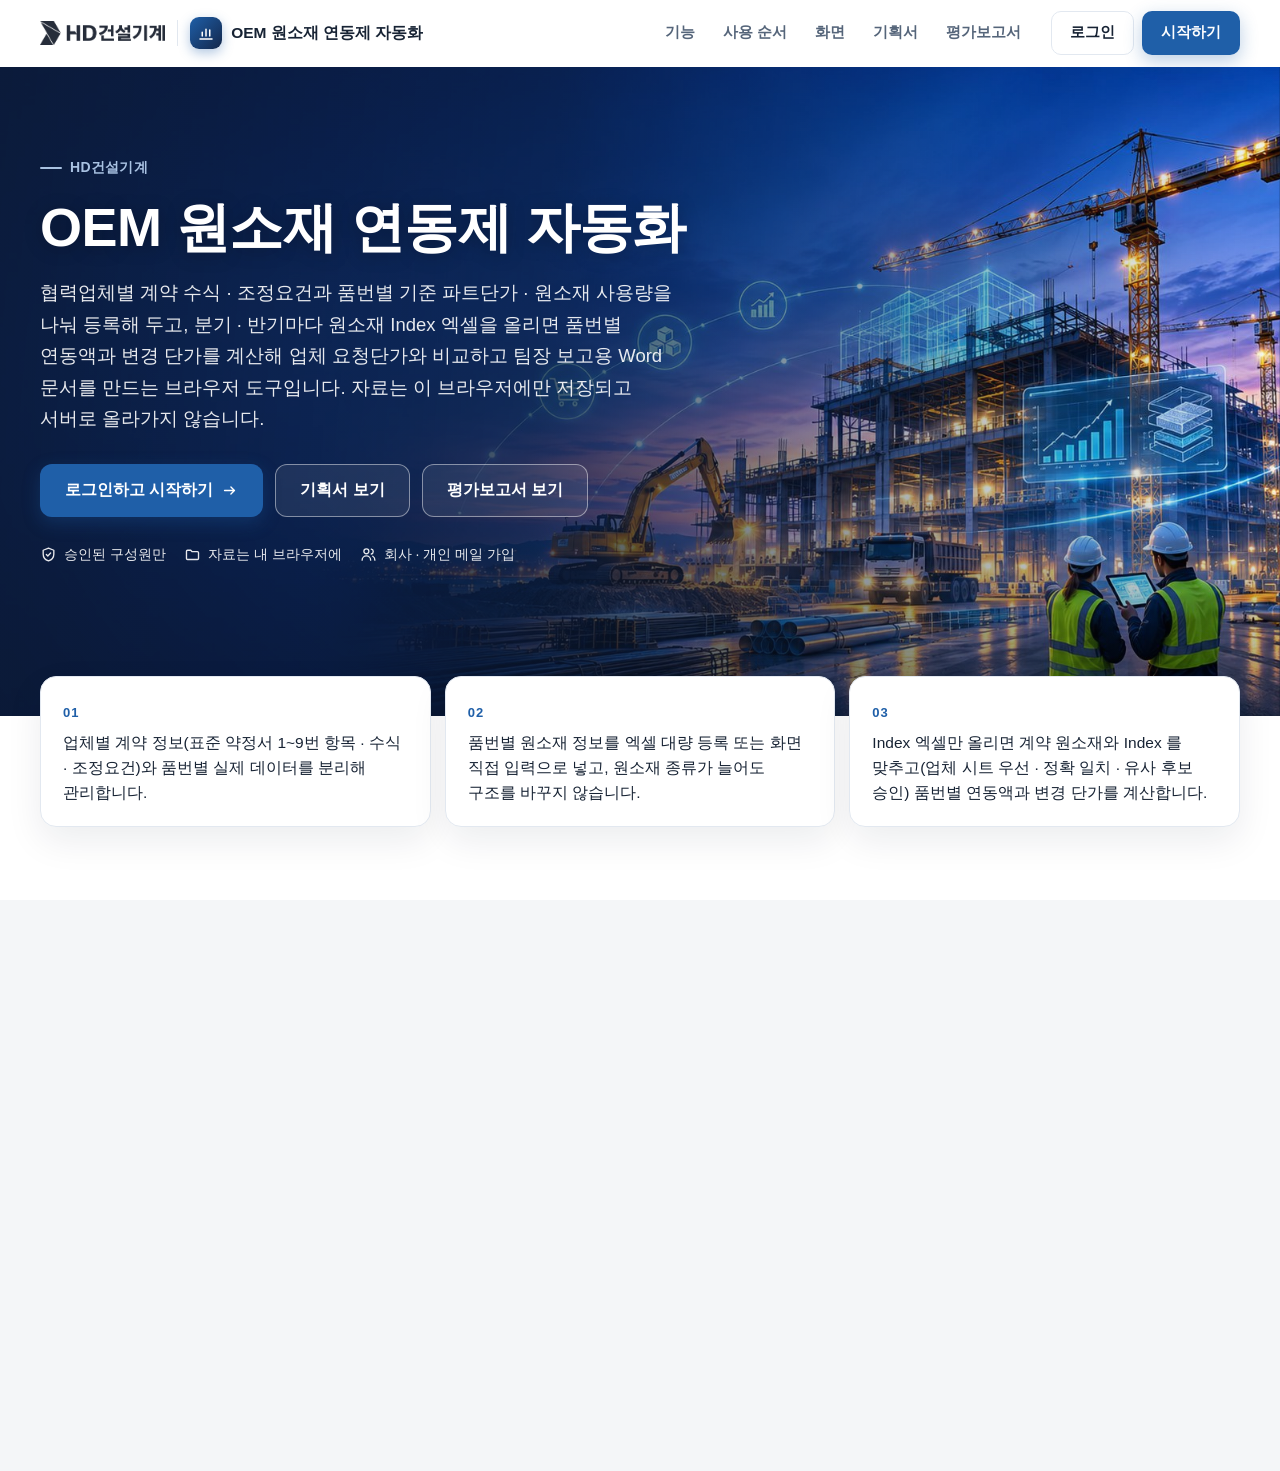
<file: index.html>
<!DOCTYPE html>
<html lang="ko">
<head>
<meta charset="UTF-8">
<meta name="viewport" content="width=device-width, initial-scale=1.0">
<title>OEM 원소재 연동제 자동화 — 계약 · 품번 · Index · 계산 · Word 보고</title>
<!-- seo-kit: 검색 · 공유 미리보기(주소를 옮기면 이 묶음의 주소를 내 주소로) -->
<link rel="canonical" href="https://build-2611-15.jobability.co.kr/">
<meta name="robots" content="index,follow">
<meta property="og:type" content="website">
<meta property="og:site_name" content="HD건설기계">
<meta property="og:title" content="HD건설기계 · OEM 원소재 연동제 자동화">
<meta property="og:description" content="협력업체별 계약 수식 · 조정요건과 품번별 기준 파트단가 · 원소재 사용량을 나눠 등록해 두고, 분기 · 반기마다 원소재 Index 엑셀을 올리면 품번별 연동액과 변경 단가를 계산해 업체 요청단가와 비교하고 팀장 보고용 Word 문서를 만드는 브라우저 도구입니다. 자료는 이 브라우저에만">
<meta property="og:url" content="https://build-2611-15.jobability.co.kr/">
<meta property="og:image" content="https://build-2611-15.jobability.co.kr/og-image.png?v=2">
<meta property="og:image:secure_url" content="https://build-2611-15.jobability.co.kr/og-image.png?v=2">
<meta property="og:image:type" content="image/png">
<meta property="og:image:width" content="1200">
<meta property="og:image:height" content="630">
<meta property="og:image:alt" content="OEM 원소재 연동제 자동화">
<meta property="og:locale" content="ko_KR">
<meta name="twitter:card" content="summary_large_image">
<meta name="twitter:title" content="HD건설기계 · OEM 원소재 연동제 자동화">
<meta name="twitter:description" content="협력업체별 계약 수식 · 조정요건과 품번별 기준 파트단가 · 원소재 사용량을 나눠 등록해 두고, 분기 · 반기마다 원소재 Index 엑셀을 올리면 품번별 연동액과 변경 단가를 계산해 업체 요청단가와 비교하고 팀장 보고용 Word 문서를 만드는 브라우저 도구입니다. 자료는 이 브라우저에만">
<meta name="twitter:image" content="https://build-2611-15.jobability.co.kr/og-image.png?v=2">
<!-- /seo-kit -->
<meta name="description" content="협력업체별 계약 수식 · 조정요건과 품번별 기준 파트단가 · 원소재 사용량을 나눠 등록해 두고, 분기 · 반기마다 원소재 Index 엑셀을 올리면 품번별 연동액과 변경 단가를 계산해 업체 요청단가와 비교하고 팀장 보고용 Word 문서를 만드는 브라우저 도구입니다. 자료는 이 브라우저에만 저장되고 서버로 올라가지 않습니다.">
<link rel="icon" href="favicon.svg" type="image/svg+xml">
<link rel="stylesheet" href="css/style.css">
<link rel="stylesheet" href="css/app.css">
<!-- auth-kit: 로그인 전에는 도구 화면을 감춘다(js/auth.js 가 판정 뒤 푼다) -->
<script>document.documentElement.classList.add('auth-lock')</script>
<link rel="stylesheet" href="css/auth.css?v=2026-11-13.13">
<link rel="stylesheet" href="css/board.css?v=2026-11-13.13">
<link rel="stylesheet" href="css/kit-build.css?v=2026-11-13.13">
<!-- /auth-kit -->
</head>
<body>

<nav class="topnav" aria-label="주요 메뉴">
  <div class="topnav-inner">
    <a class="topnav-brand" href="#/dash">원소재 연동제 자동화 <small>build-2611-15 · 기획 양재현</small></a>
    <ul class="topnav-links" id="nav">
      <li><a href="#/dash" data-v="dash">대시보드</a></li>
      <li><a href="#/vendors" data-v="vendors">업체 · 계약</a></li>
      <li><a href="#/parts" data-v="parts">품번 · 사용량</a></li>
      <li><a href="#/index" data-v="index">Index</a></li>
      <li><a href="#/calc" data-v="calc">연동제 계산</a></li>
      <li><a href="#/reports" data-v="reports">보고서 · 이력</a></li>
      <li><a href="guide.html">사용법</a></li>
      <li><a href="plan.html">기획서</a></li>
    </ul>
  </div>
</nav>

<header class="hero"><div class="wrap">
  <div class="eyebrow">생성형 AI 업무자동화 전문가과정 · 2차수 · 프로젝트 15</div>
  <h1>OEM 원소재 연동제 자동화</h1>
  <p>업체별 <b>계약 수식</b>과 품번별 <b>기준 파트단가 · 원소재 사용량</b>을 한 번 등록해 두면,
     분기 · 반기마다 <b>원소재 Index 엑셀</b>만 올려 품번별 연동액과 변경 단가를 계산하고
     업체 요청단가와 비교해 <b>팀장 보고용 Word 문서</b>까지 만듭니다.</p>
</div></header>

<main><div class="wrap">
  <div id="toast" class="toast" hidden></div>
  <div id="view"><section class="card" id="boot"><b>불러오는 중입니다</b><p class="sub">저장해 둔 업체 · 계약 · 품번 정보를 이 브라우저에서 읽고 있습니다.</p></section></div>
  <input type="file" id="fileany" hidden>
</div></main>

<footer><div class="wrap">
  생성형 AI 업무자동화 전문가과정 2차수 · 프로젝트 15 · 기획 양재현 ·
  자료는 이 브라우저(IndexedDB)에만 저장되고 서버로 올라가지 않습니다 · 예제 데이터는 실제 사내 데이터가 아닙니다.
</div></footer>

<script src="lib/xlsx.full.min.js"></script>
<script src="lib/mammoth.browser.min.js"></script>
<script src="lib/pizzip.min.js"></script>
<script src="lib/docxtemplater.min.js"></script>
<script src="js/costidx.js"></script>
<script src="js/linkage.js"></script>
<script src="js/template.js"></script>
<script src="js/app.js"></script>
<!-- auth-kit: 로그인 · 사용 신청 · 승인 · 게시판(키트 정본 data10-00/kit/auth, 적용 build-2611-00/tools/kit) -->
<script src="vendor/supabase.js?v=2026-11-13.13"></script>
<script src="js/auth-config.js?v=2026-11-13.13"></script>
<script src="js/kit-build.js?v=2026-11-13.13"></script>
<script src="js/board.js?v=2026-11-13.13"></script>
<script src="js/auth.js?v=2026-11-13.13"></script>
<!-- /auth-kit -->
</body>
</html>
</file>
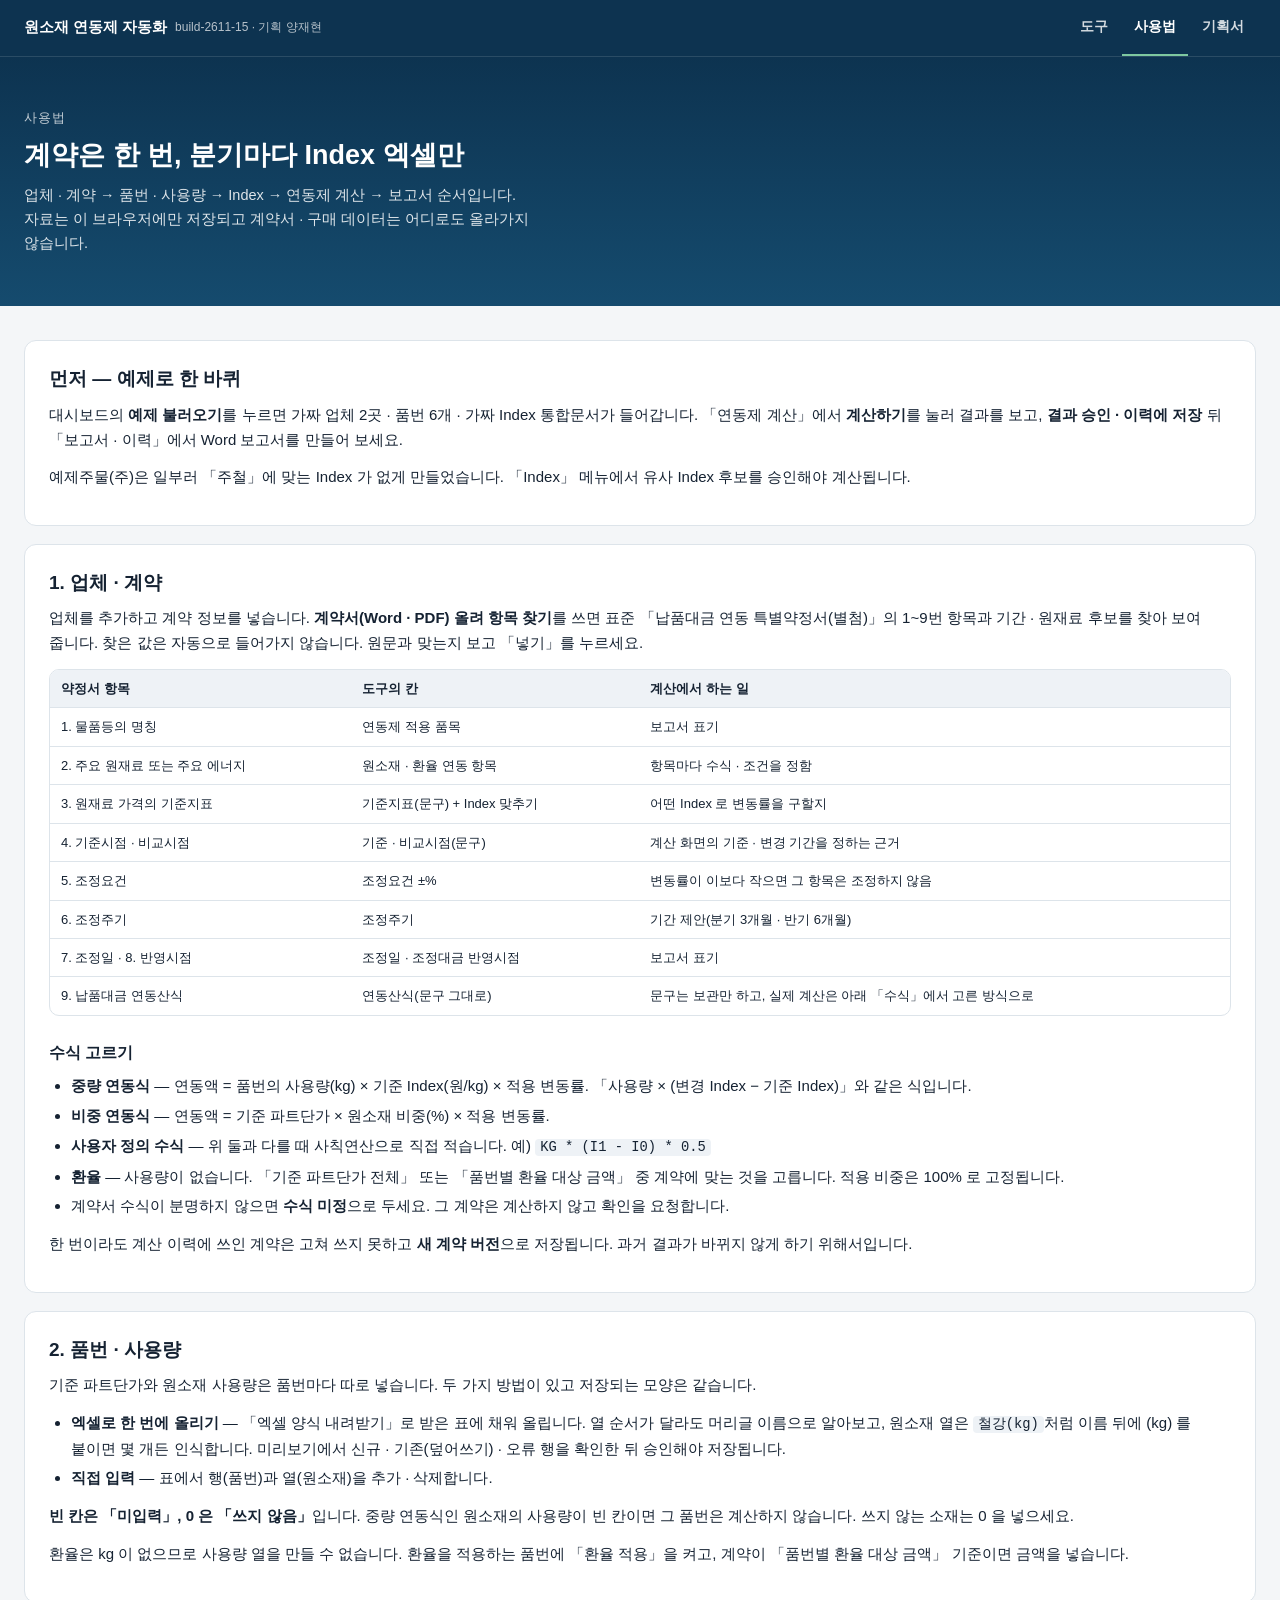
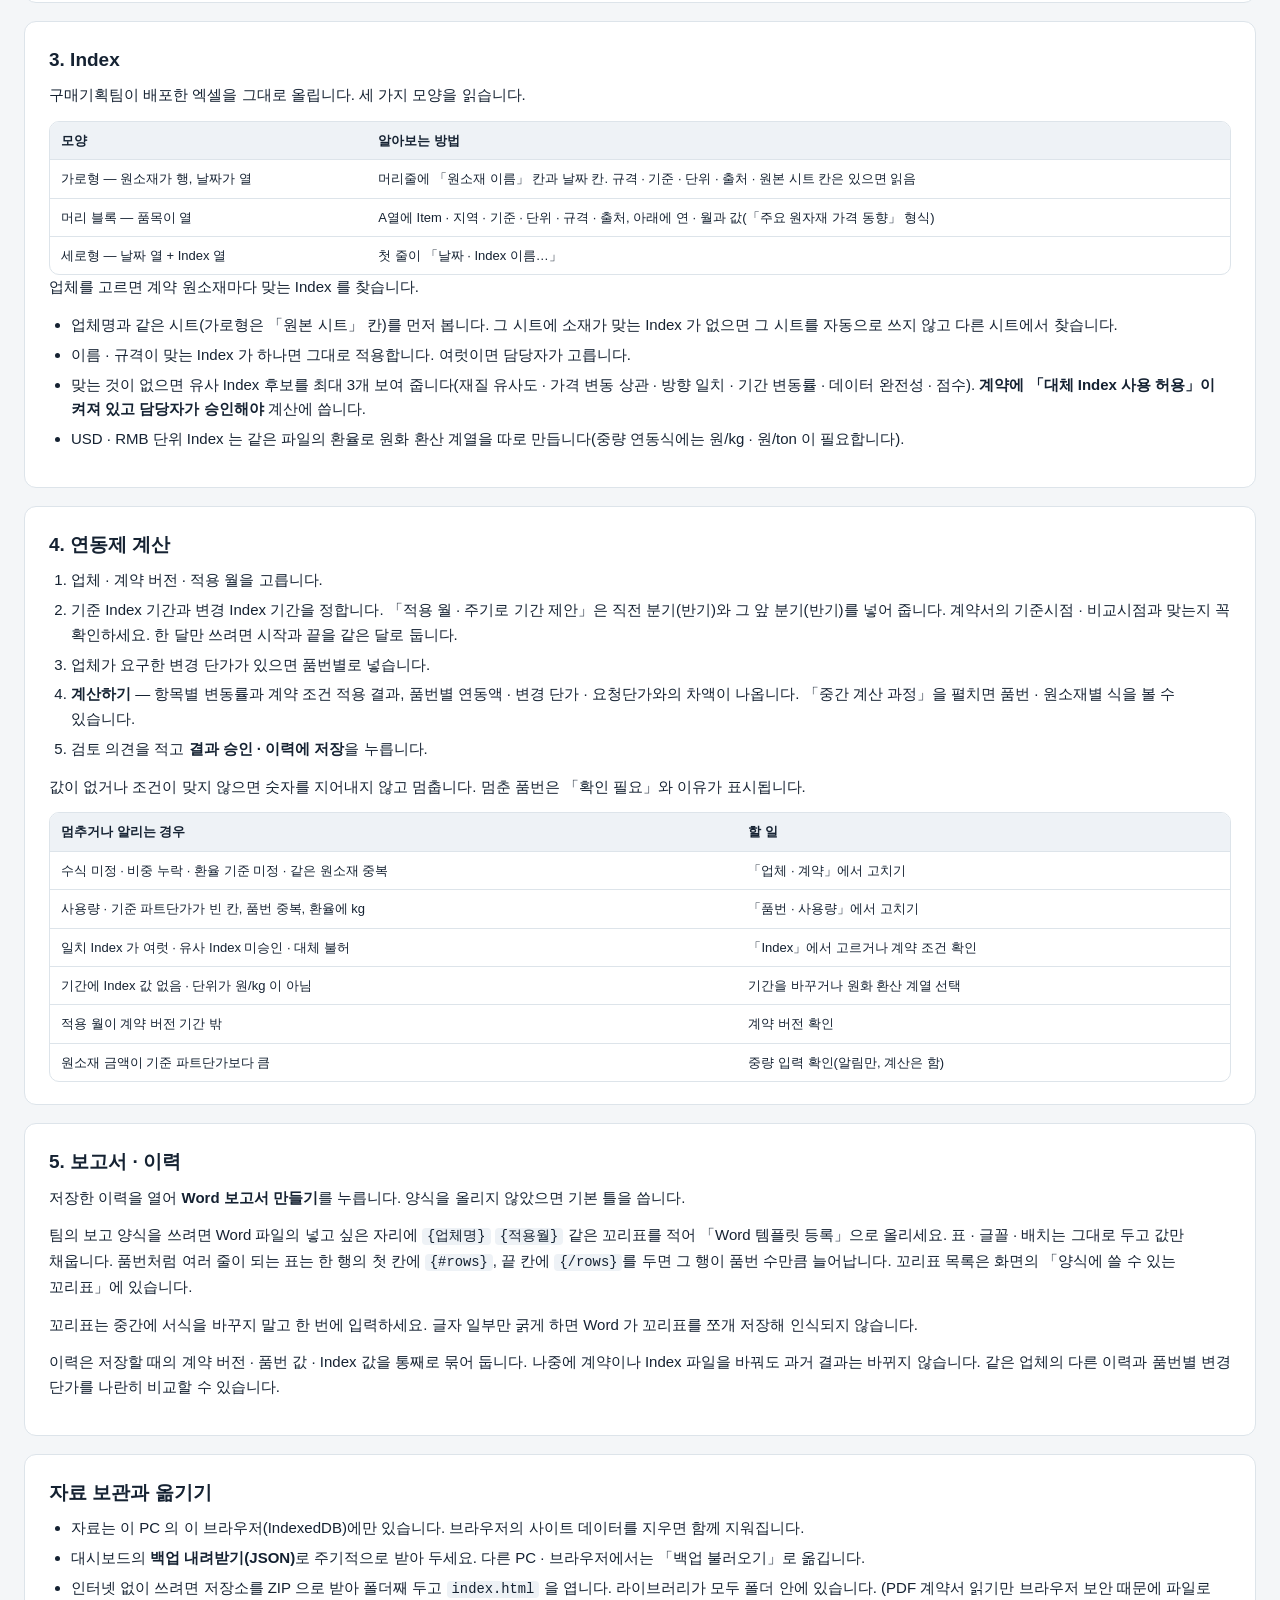
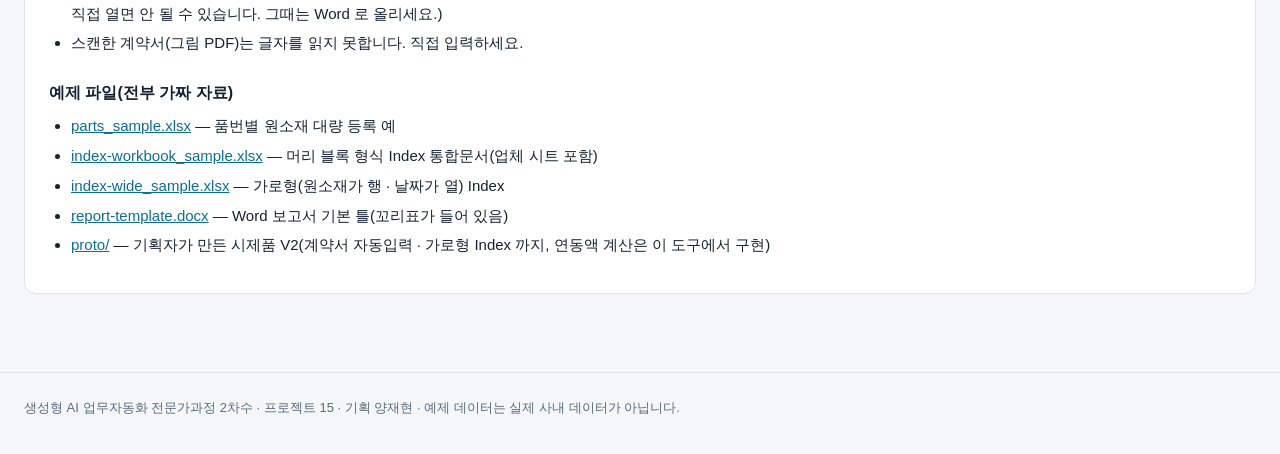
<file: guide.html>
<!DOCTYPE html>
<html lang="ko">
<head>
<meta charset="UTF-8">
<meta name="viewport" content="width=device-width, initial-scale=1.0">
<title>사용법 — OEM 원소재 연동제 자동화</title>
<!-- seo-kit: 검색 · 공유 미리보기(주소를 옮기면 이 묶음의 주소를 내 주소로) -->
<link rel="canonical" href="https://build-2611-15.jobability.co.kr/guide.html">
<meta name="robots" content="index,follow">
<meta property="og:type" content="website">
<meta property="og:site_name" content="HD건설기계">
<meta property="og:title" content="사용법 — OEM 원소재 연동제 자동화">
<meta property="og:description" content="협력업체별 계약 수식 · 조정요건과 품번별 기준 파트단가 · 원소재 사용량을 나눠 등록해 두고, 분기 · 반기마다 원소재 Index 엑셀을 올리면 품번별 연동액과 변경 단가를 계산해 업체 요청단가와 비교하고 팀장 보고용 Word 문서를 만드는 브라우저 도구입니다. 자료는 이 브라우저에만">
<meta property="og:url" content="https://build-2611-15.jobability.co.kr/guide.html">
<meta property="og:image" content="https://build-2611-15.jobability.co.kr/og-image.png?v=2">
<meta property="og:image:secure_url" content="https://build-2611-15.jobability.co.kr/og-image.png?v=2">
<meta property="og:image:type" content="image/png">
<meta property="og:image:width" content="1200">
<meta property="og:image:height" content="630">
<meta property="og:image:alt" content="OEM 원소재 연동제 자동화">
<meta property="og:locale" content="ko_KR">
<meta name="twitter:card" content="summary_large_image">
<meta name="twitter:title" content="사용법 — OEM 원소재 연동제 자동화">
<meta name="twitter:description" content="협력업체별 계약 수식 · 조정요건과 품번별 기준 파트단가 · 원소재 사용량을 나눠 등록해 두고, 분기 · 반기마다 원소재 Index 엑셀을 올리면 품번별 연동액과 변경 단가를 계산해 업체 요청단가와 비교하고 팀장 보고용 Word 문서를 만드는 브라우저 도구입니다. 자료는 이 브라우저에만">
<meta name="twitter:image" content="https://build-2611-15.jobability.co.kr/og-image.png?v=2">
<!-- /seo-kit -->
<link rel="icon" href="favicon.svg" type="image/svg+xml">
<link rel="stylesheet" href="css/style.css">
<link rel="stylesheet" href="css/app.css">
</head>
<body>
<nav class="topnav" aria-label="주요 메뉴">
  <div class="topnav-inner">
    <a class="topnav-brand" href="index.html">원소재 연동제 자동화 <small>build-2611-15 · 기획 양재현</small></a>
    <ul class="topnav-links">
      <li><a href="index.html">도구</a></li>
      <li><a href="guide.html" class="active" aria-current="page">사용법</a></li>
      <li><a href="plan.html">기획서</a></li>
    </ul>
  </div>
</nav>
<header class="hero"><div class="wrap">
  <div class="eyebrow">사용법</div>
  <h1>계약은 한 번, 분기마다 Index 엑셀만</h1>
  <p>업체 · 계약 → 품번 · 사용량 → Index → 연동제 계산 → 보고서 순서입니다.
  자료는 이 브라우저에만 저장되고 계약서 · 구매 데이터는 어디로도 올라가지 않습니다.</p>
</div></header>
<main><div class="wrap doc">

<div class="card">
  <h2 style="margin-top:0">먼저 — 예제로 한 바퀴</h2>
  <p>대시보드의 <b>예제 불러오기</b>를 누르면 가짜 업체 2곳 · 품번 6개 · 가짜 Index 통합문서가 들어갑니다.
  「연동제 계산」에서 <b>계산하기</b>를 눌러 결과를 보고, <b>결과 승인 · 이력에 저장</b> 뒤 「보고서 · 이력」에서 Word 보고서를 만들어 보세요.</p>
  <p>예제주물(주)은 일부러 「주철」에 맞는 Index 가 없게 만들었습니다. 「Index」 메뉴에서 유사 Index 후보를 승인해야 계산됩니다.</p>
</div>

<div class="card">
  <h2 style="margin-top:0">1. 업체 · 계약</h2>
  <p>업체를 추가하고 계약 정보를 넣습니다. <b>계약서(Word · PDF) 올려 항목 찾기</b>를 쓰면 표준 「납품대금 연동 특별약정서(별첨)」의 1~9번 항목과 기간 · 원재료 후보를 찾아 보여 줍니다.
  찾은 값은 자동으로 들어가지 않습니다. 원문과 맞는지 보고 「넣기」를 누르세요.</p>
  <div class="tablewrap"><table>
    <thead><tr><th>약정서 항목</th><th>도구의 칸</th><th>계산에서 하는 일</th></tr></thead>
    <tbody>
      <tr><td>1. 물품등의 명칭</td><td>연동제 적용 품목</td><td>보고서 표기</td></tr>
      <tr><td>2. 주요 원재료 또는 주요 에너지</td><td>원소재 · 환율 연동 항목</td><td>항목마다 수식 · 조건을 정함</td></tr>
      <tr><td>3. 원재료 가격의 기준지표</td><td>기준지표(문구) + Index 맞추기</td><td>어떤 Index 로 변동률을 구할지</td></tr>
      <tr><td>4. 기준시점 · 비교시점</td><td>기준 · 비교시점(문구)</td><td>계산 화면의 기준 · 변경 기간을 정하는 근거</td></tr>
      <tr><td>5. 조정요건</td><td>조정요건 ±%</td><td>변동률이 이보다 작으면 그 항목은 조정하지 않음</td></tr>
      <tr><td>6. 조정주기</td><td>조정주기</td><td>기간 제안(분기 3개월 · 반기 6개월)</td></tr>
      <tr><td>7. 조정일 · 8. 반영시점</td><td>조정일 · 조정대금 반영시점</td><td>보고서 표기</td></tr>
      <tr><td>9. 납품대금 연동산식</td><td>연동산식(문구 그대로)</td><td>문구는 보관만 하고, 실제 계산은 아래 「수식」에서 고른 방식으로</td></tr>
    </tbody></table></div>
  <h3>수식 고르기</h3>
  <ul>
    <li><b>중량 연동식</b> — 연동액 = 품번의 사용량(kg) × 기준 Index(원/kg) × 적용 변동률. 「사용량 × (변경 Index − 기준 Index)」와 같은 식입니다.</li>
    <li><b>비중 연동식</b> — 연동액 = 기준 파트단가 × 원소재 비중(%) × 적용 변동률.</li>
    <li><b>사용자 정의 수식</b> — 위 둘과 다를 때 사칙연산으로 직접 적습니다. 예) <code>KG * (I1 - I0) * 0.5</code></li>
    <li><b>환율</b> — 사용량이 없습니다. 「기준 파트단가 전체」 또는 「품번별 환율 대상 금액」 중 계약에 맞는 것을 고릅니다. 적용 비중은 100% 로 고정됩니다.</li>
    <li>계약서 수식이 분명하지 않으면 <b>수식 미정</b>으로 두세요. 그 계약은 계산하지 않고 확인을 요청합니다.</li>
  </ul>
  <p>한 번이라도 계산 이력에 쓰인 계약은 고쳐 쓰지 못하고 <b>새 계약 버전</b>으로 저장됩니다. 과거 결과가 바뀌지 않게 하기 위해서입니다.</p>
</div>

<div class="card">
  <h2 style="margin-top:0">2. 품번 · 사용량</h2>
  <p>기준 파트단가와 원소재 사용량은 품번마다 따로 넣습니다. 두 가지 방법이 있고 저장되는 모양은 같습니다.</p>
  <ul>
    <li><b>엑셀로 한 번에 올리기</b> — 「엑셀 양식 내려받기」로 받은 표에 채워 올립니다. 열 순서가 달라도 머리글 이름으로 알아보고, 원소재 열은 <code>철강(kg)</code>처럼 이름 뒤에 (kg) 를 붙이면 몇 개든 인식합니다. 미리보기에서 신규 · 기존(덮어쓰기) · 오류 행을 확인한 뒤 승인해야 저장됩니다.</li>
    <li><b>직접 입력</b> — 표에서 행(품번)과 열(원소재)을 추가 · 삭제합니다.</li>
  </ul>
  <p><b>빈 칸은 「미입력」, 0 은 「쓰지 않음」</b>입니다. 중량 연동식인 원소재의 사용량이 빈 칸이면 그 품번은 계산하지 않습니다. 쓰지 않는 소재는 0 을 넣으세요.</p>
  <p>환율은 kg 이 없으므로 사용량 열을 만들 수 없습니다. 환율을 적용하는 품번에 「환율 적용」을 켜고, 계약이 「품번별 환율 대상 금액」 기준이면 금액을 넣습니다.</p>
</div>

<div class="card">
  <h2 style="margin-top:0">3. Index</h2>
  <p>구매기획팀이 배포한 엑셀을 그대로 올립니다. 세 가지 모양을 읽습니다.</p>
  <div class="tablewrap"><table>
    <thead><tr><th>모양</th><th>알아보는 방법</th></tr></thead>
    <tbody>
      <tr><td>가로형 — 원소재가 행, 날짜가 열</td><td>머리줄에 「원소재 이름」 칸과 날짜 칸. 규격 · 기준 · 단위 · 출처 · 원본 시트 칸은 있으면 읽음</td></tr>
      <tr><td>머리 블록 — 품목이 열</td><td>A열에 Item · 지역 · 기준 · 단위 · 규격 · 출처, 아래에 연 · 월과 값(「주요 원자재 가격 동향」 형식)</td></tr>
      <tr><td>세로형 — 날짜 열 + Index 열</td><td>첫 줄이 「날짜 · Index 이름…」</td></tr>
    </tbody></table></div>
  <p>업체를 고르면 계약 원소재마다 맞는 Index 를 찾습니다.</p>
  <ul>
    <li>업체명과 같은 시트(가로형은 「원본 시트」 칸)를 먼저 봅니다. 그 시트에 소재가 맞는 Index 가 없으면 그 시트를 자동으로 쓰지 않고 다른 시트에서 찾습니다.</li>
    <li>이름 · 규격이 맞는 Index 가 하나면 그대로 적용합니다. 여럿이면 담당자가 고릅니다.</li>
    <li>맞는 것이 없으면 유사 Index 후보를 최대 3개 보여 줍니다(재질 유사도 · 가격 변동 상관 · 방향 일치 · 기간 변동률 · 데이터 완전성 · 점수). <b>계약에 「대체 Index 사용 허용」이 켜져 있고 담당자가 승인해야</b> 계산에 씁니다.</li>
    <li>USD · RMB 단위 Index 는 같은 파일의 환율로 원화 환산 계열을 따로 만듭니다(중량 연동식에는 원/kg · 원/ton 이 필요합니다).</li>
  </ul>
</div>

<div class="card">
  <h2 style="margin-top:0">4. 연동제 계산</h2>
  <ol>
    <li>업체 · 계약 버전 · 적용 월을 고릅니다.</li>
    <li>기준 Index 기간과 변경 Index 기간을 정합니다. 「적용 월 · 주기로 기간 제안」은 직전 분기(반기)와 그 앞 분기(반기)를 넣어 줍니다. 계약서의 기준시점 · 비교시점과 맞는지 꼭 확인하세요. 한 달만 쓰려면 시작과 끝을 같은 달로 둡니다.</li>
    <li>업체가 요구한 변경 단가가 있으면 품번별로 넣습니다.</li>
    <li><b>계산하기</b> — 항목별 변동률과 계약 조건 적용 결과, 품번별 연동액 · 변경 단가 · 요청단가와의 차액이 나옵니다. 「중간 계산 과정」을 펼치면 품번 · 원소재별 식을 볼 수 있습니다.</li>
    <li>검토 의견을 적고 <b>결과 승인 · 이력에 저장</b>을 누릅니다.</li>
  </ol>
  <p>값이 없거나 조건이 맞지 않으면 숫자를 지어내지 않고 멈춥니다. 멈춘 품번은 「확인 필요」와 이유가 표시됩니다.</p>
  <div class="tablewrap"><table>
    <thead><tr><th>멈추거나 알리는 경우</th><th>할 일</th></tr></thead>
    <tbody>
      <tr><td>수식 미정 · 비중 누락 · 환율 기준 미정 · 같은 원소재 중복</td><td>「업체 · 계약」에서 고치기</td></tr>
      <tr><td>사용량 · 기준 파트단가가 빈 칸, 품번 중복, 환율에 kg</td><td>「품번 · 사용량」에서 고치기</td></tr>
      <tr><td>일치 Index 가 여럿 · 유사 Index 미승인 · 대체 불허</td><td>「Index」에서 고르거나 계약 조건 확인</td></tr>
      <tr><td>기간에 Index 값 없음 · 단위가 원/kg 이 아님</td><td>기간을 바꾸거나 원화 환산 계열 선택</td></tr>
      <tr><td>적용 월이 계약 버전 기간 밖</td><td>계약 버전 확인</td></tr>
      <tr><td>원소재 금액이 기준 파트단가보다 큼</td><td>중량 입력 확인(알림만, 계산은 함)</td></tr>
    </tbody></table></div>
</div>

<div class="card">
  <h2 style="margin-top:0">5. 보고서 · 이력</h2>
  <p>저장한 이력을 열어 <b>Word 보고서 만들기</b>를 누릅니다. 양식을 올리지 않았으면 기본 틀을 씁니다.</p>
  <p>팀의 보고 양식을 쓰려면 Word 파일의 넣고 싶은 자리에 <code>{업체명}</code> <code>{적용월}</code> 같은 꼬리표를 적어 「Word 템플릿 등록」으로 올리세요. 표 · 글꼴 · 배치는 그대로 두고 값만 채웁니다.
  품번처럼 여러 줄이 되는 표는 한 행의 첫 칸에 <code>{#rows}</code>, 끝 칸에 <code>{/rows}</code>를 두면 그 행이 품번 수만큼 늘어납니다. 꼬리표 목록은 화면의 「양식에 쓸 수 있는 꼬리표」에 있습니다.</p>
  <p>꼬리표는 중간에 서식을 바꾸지 말고 한 번에 입력하세요. 글자 일부만 굵게 하면 Word 가 꼬리표를 쪼개 저장해 인식되지 않습니다.</p>
  <p>이력은 저장할 때의 계약 버전 · 품번 값 · Index 값을 통째로 묶어 둡니다. 나중에 계약이나 Index 파일을 바꿔도 과거 결과는 바뀌지 않습니다. 같은 업체의 다른 이력과 품번별 변경 단가를 나란히 비교할 수 있습니다.</p>
</div>

<div class="card">
  <h2 style="margin-top:0">자료 보관과 옮기기</h2>
  <ul>
    <li>자료는 이 PC 의 이 브라우저(IndexedDB)에만 있습니다. 브라우저의 사이트 데이터를 지우면 함께 지워집니다.</li>
    <li>대시보드의 <b>백업 내려받기(JSON)</b>로 주기적으로 받아 두세요. 다른 PC · 브라우저에서는 「백업 불러오기」로 옮깁니다.</li>
    <li>인터넷 없이 쓰려면 저장소를 ZIP 으로 받아 폴더째 두고 <code>index.html</code> 을 엽니다. 라이브러리가 모두 폴더 안에 있습니다. (PDF 계약서 읽기만 브라우저 보안 때문에 파일로 직접 열면 안 될 수 있습니다. 그때는 Word 로 올리세요.)</li>
    <li>스캔한 계약서(그림 PDF)는 글자를 읽지 못합니다. 직접 입력하세요.</li>
  </ul>
  <h3>예제 파일(전부 가짜 자료)</h3>
  <ul>
    <li><a href="samples/parts_sample.xlsx">parts_sample.xlsx</a> — 품번별 원소재 대량 등록 예</li>
    <li><a href="samples/index-workbook_sample.xlsx">index-workbook_sample.xlsx</a> — 머리 블록 형식 Index 통합문서(업체 시트 포함)</li>
    <li><a href="samples/index-wide_sample.xlsx">index-wide_sample.xlsx</a> — 가로형(원소재가 행 · 날짜가 열) Index</li>
    <li><a href="samples/report-template.docx">report-template.docx</a> — Word 보고서 기본 틀(꼬리표가 들어 있음)</li>
    <li><a href="proto/">proto/</a> — 기획자가 만든 시제품 V2(계약서 자동입력 · 가로형 Index 까지, 연동액 계산은 이 도구에서 구현)</li>
  </ul>
</div>

</div></main>
<footer><div class="wrap">생성형 AI 업무자동화 전문가과정 2차수 · 프로젝트 15 · 기획 양재현 · 예제 데이터는 실제 사내 데이터가 아닙니다.</div></footer>
</body>
</html>
</file>
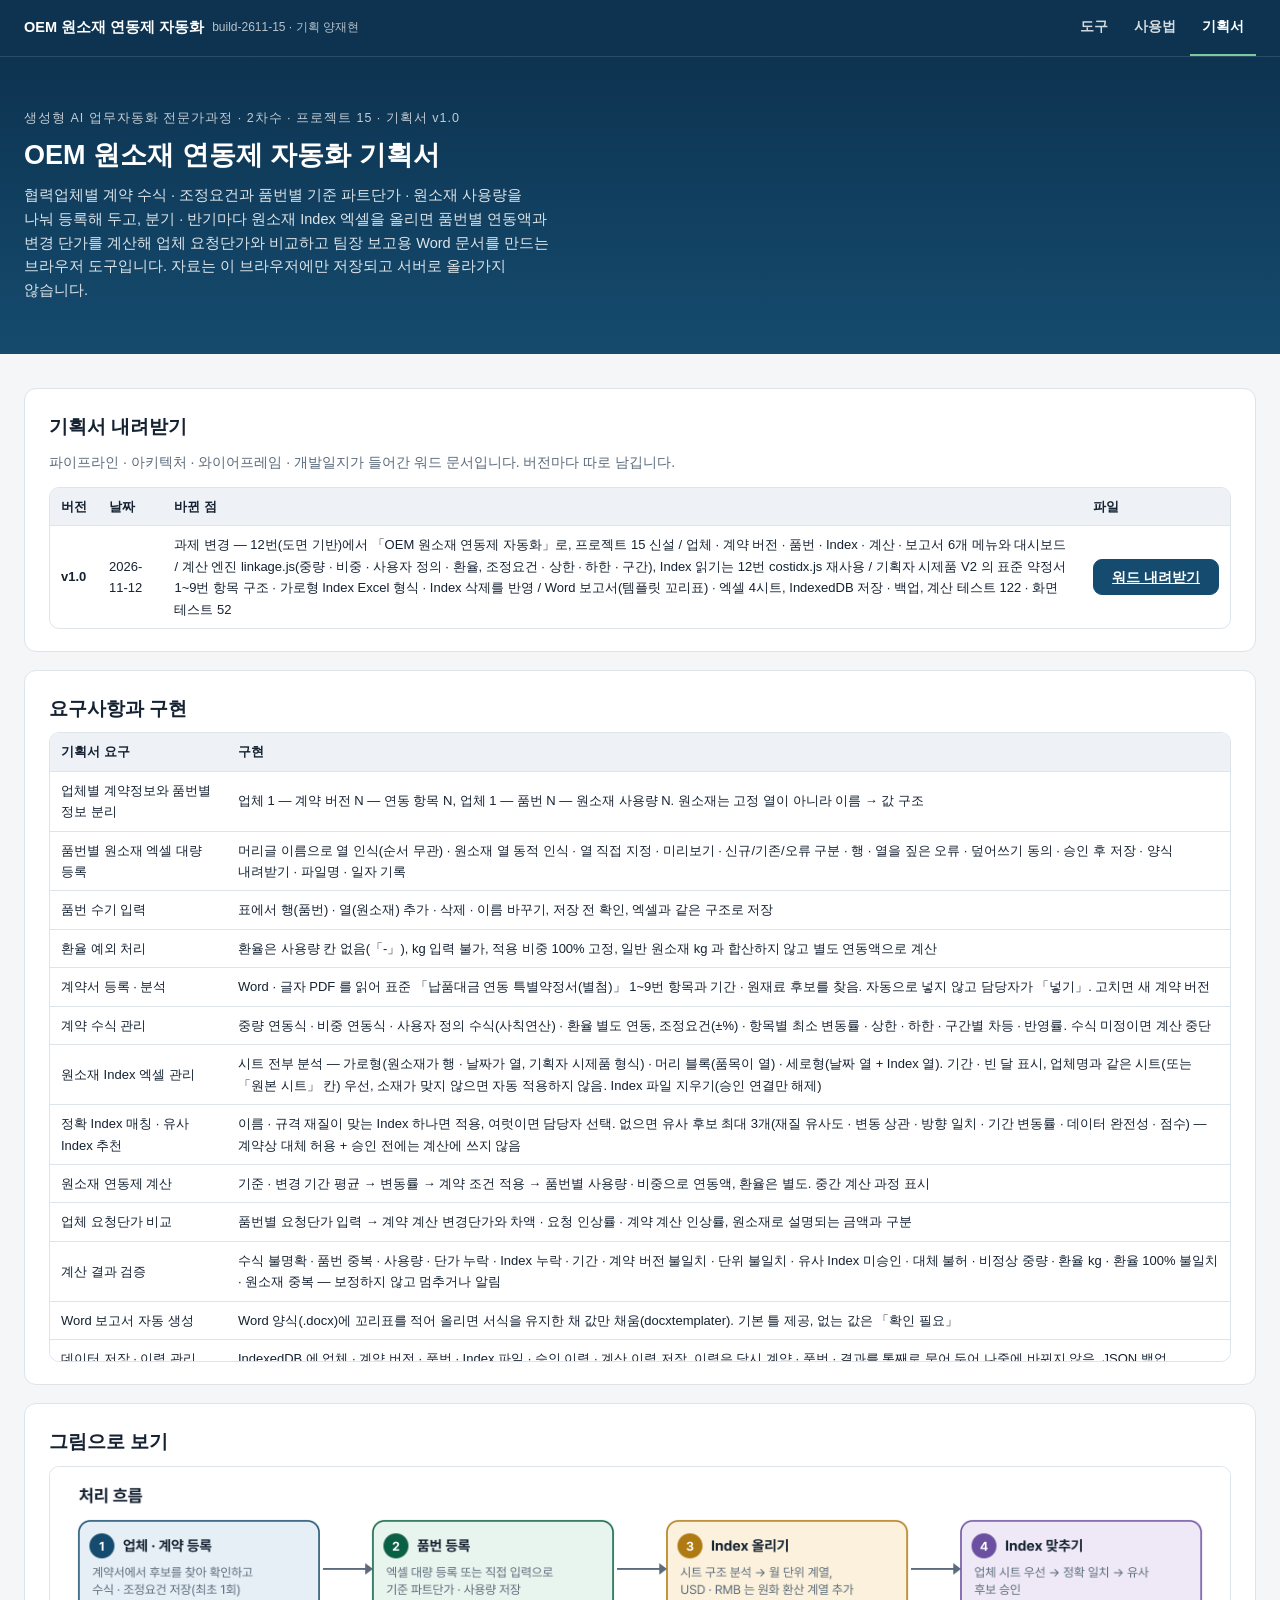
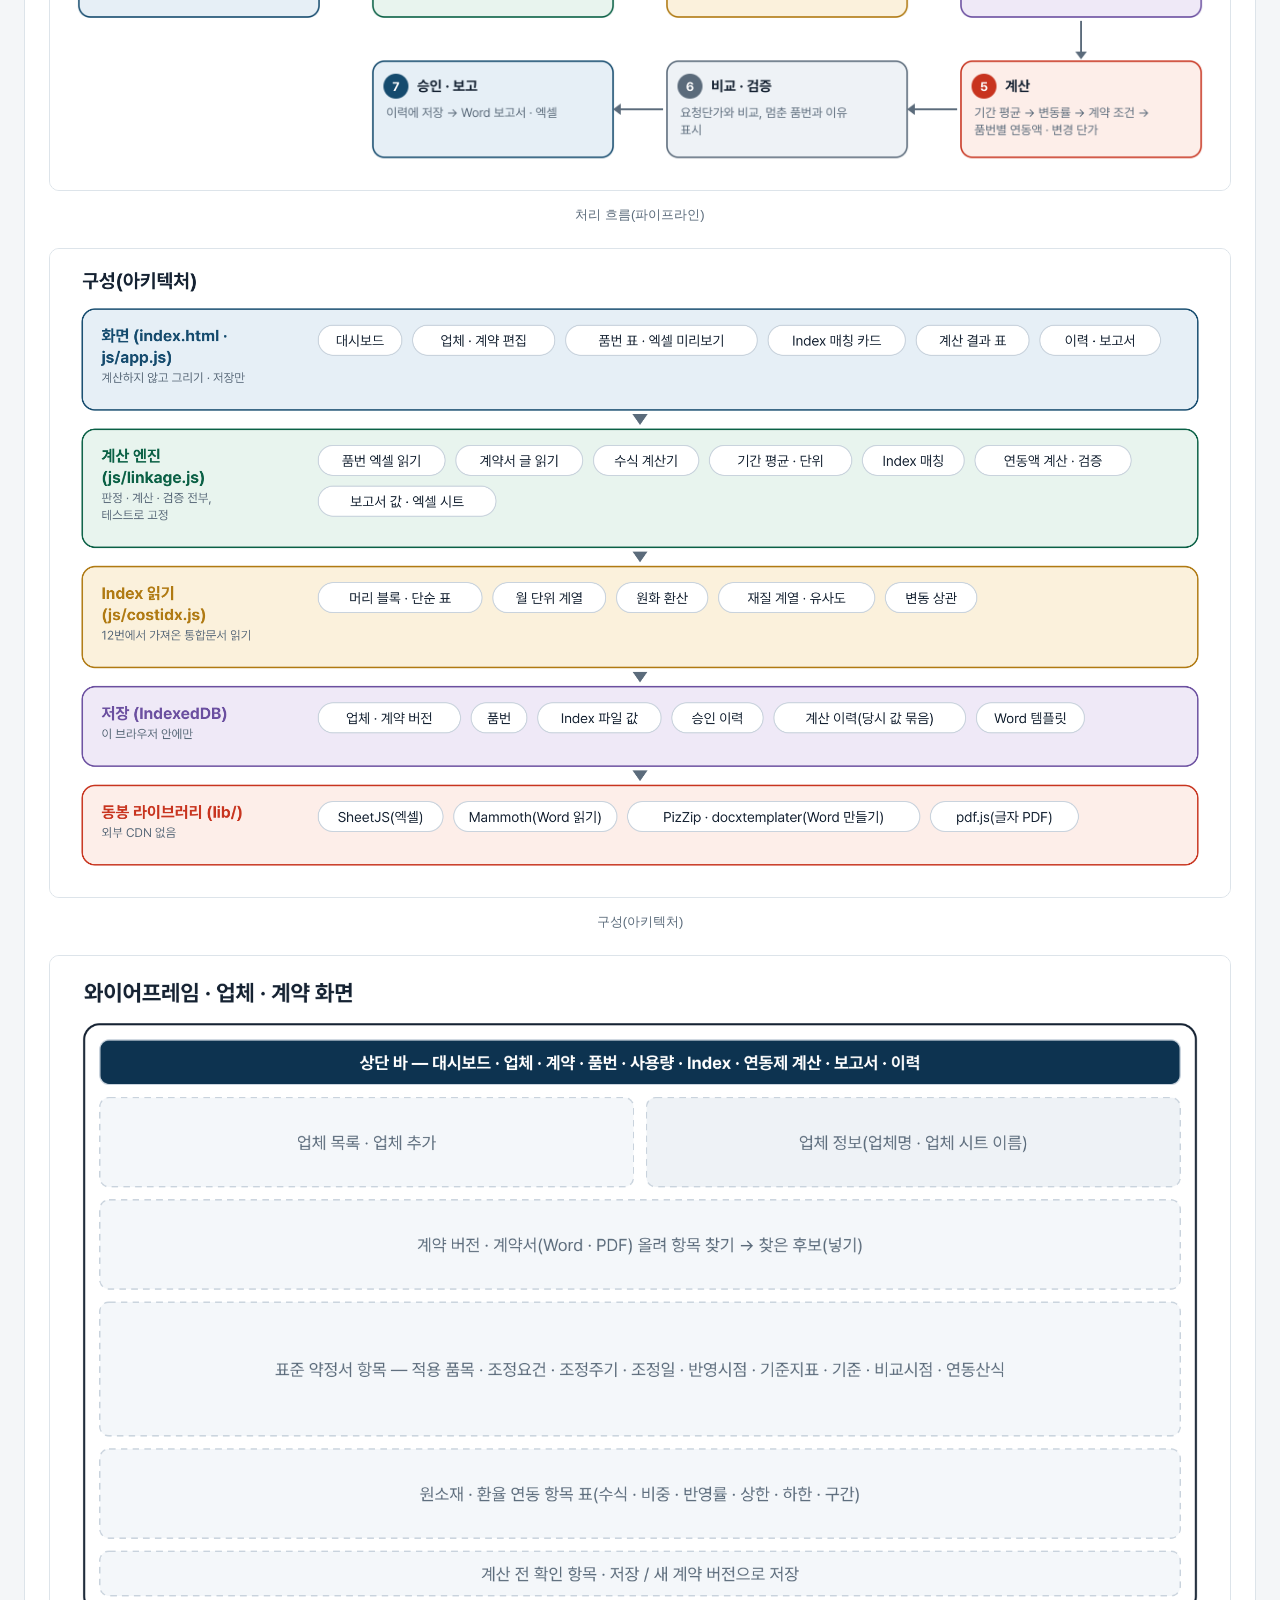
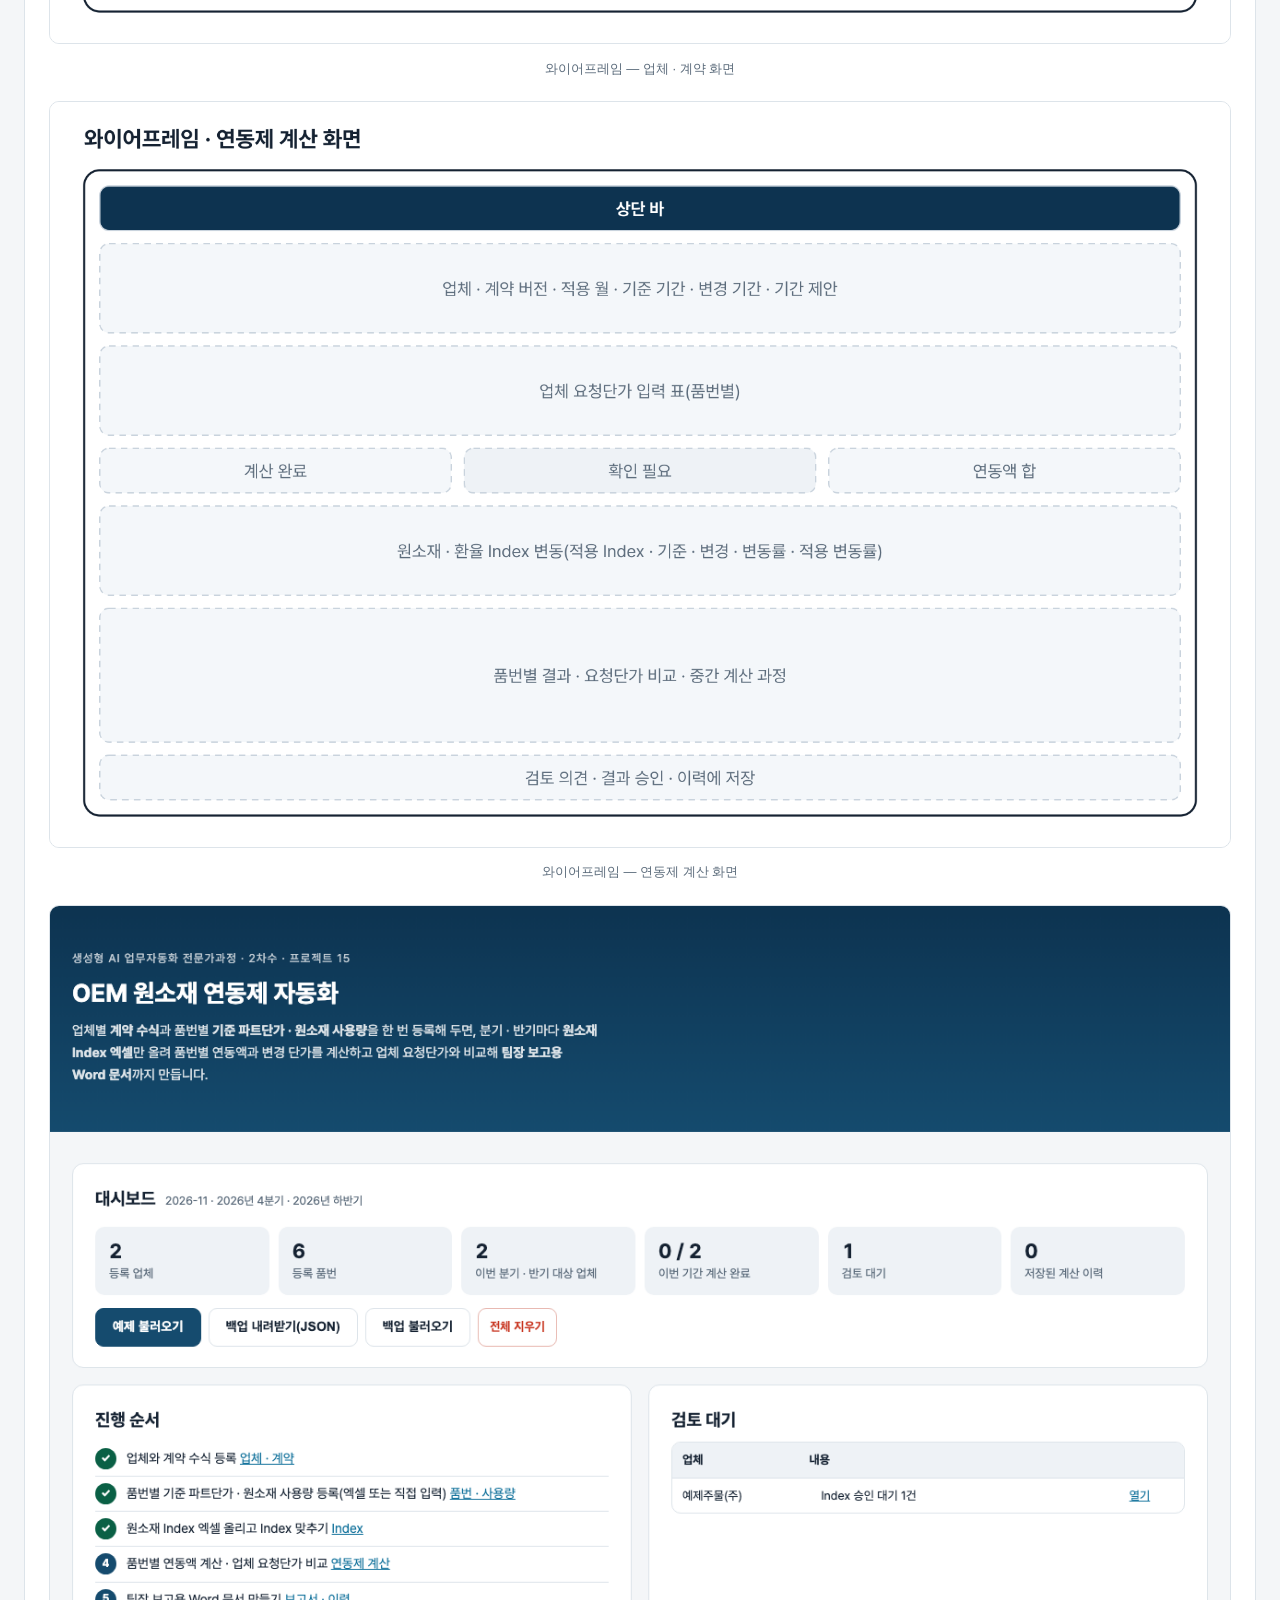
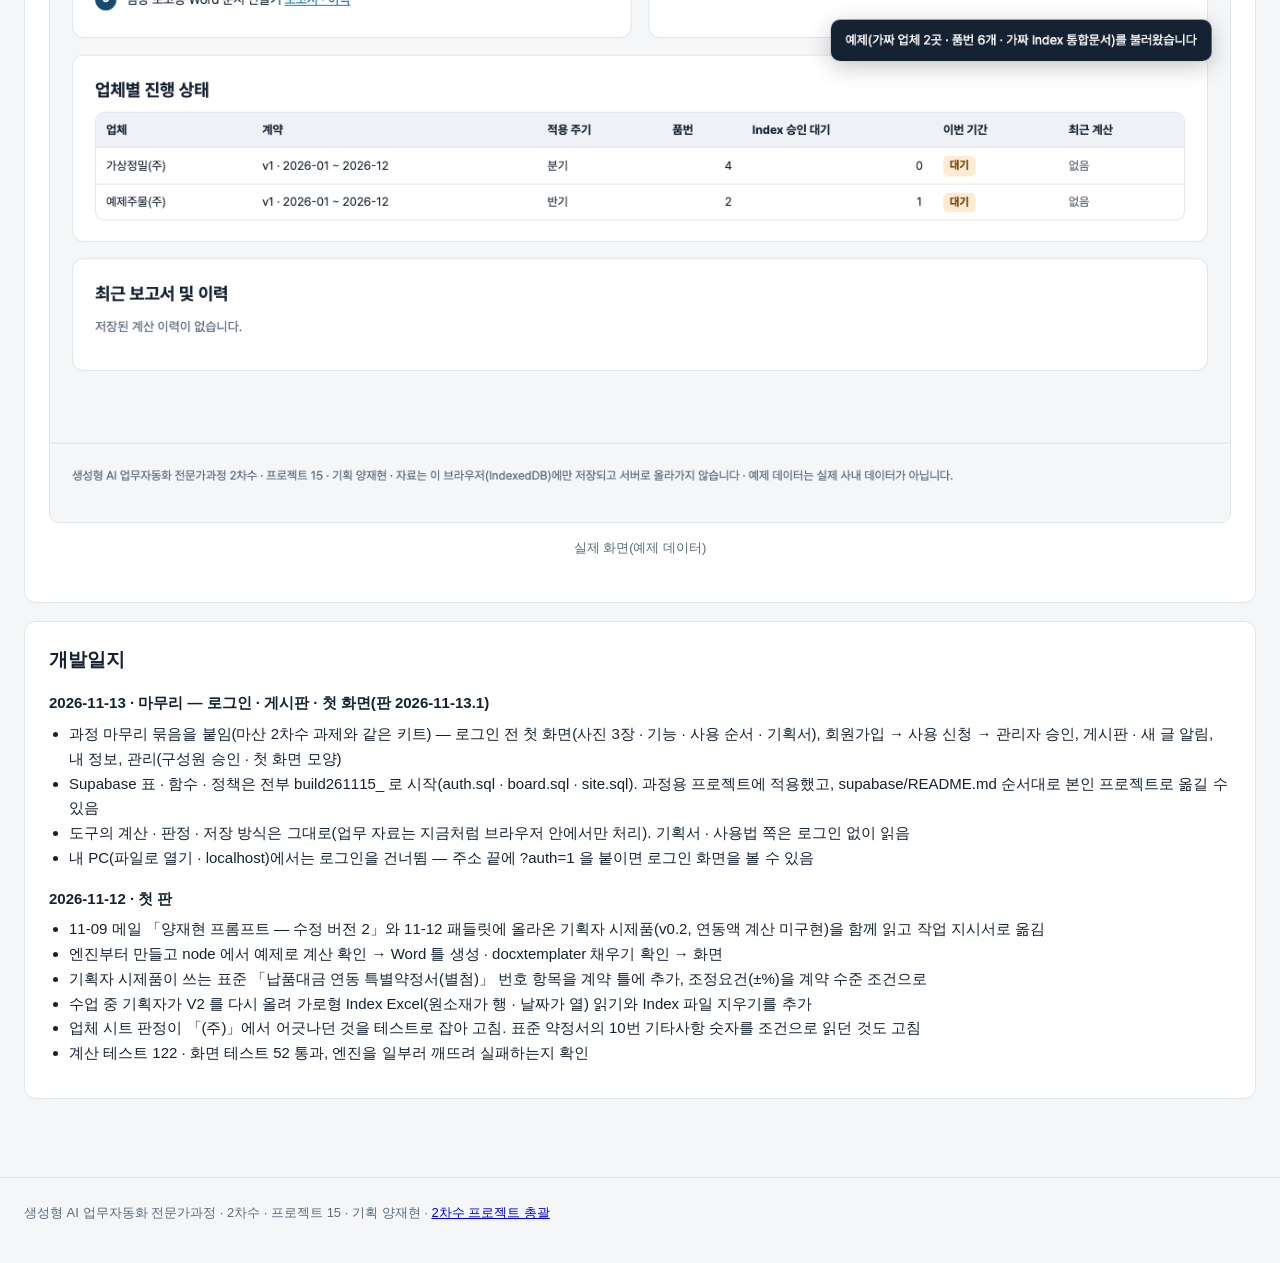
<file: plan.html>
<!DOCTYPE html>
<html lang="ko">
<head>
<meta charset="UTF-8">
<meta name="viewport" content="width=device-width, initial-scale=1.0">
<title>기획서 — OEM 원소재 연동제 자동화</title>
<!-- seo-kit: 검색 · 공유 미리보기(주소를 옮기면 이 묶음의 주소를 내 주소로) -->
<link rel="canonical" href="https://build-2611-15.jobability.co.kr/plan.html">
<meta name="robots" content="index,follow">
<meta property="og:type" content="website">
<meta property="og:site_name" content="HD건설기계">
<meta property="og:title" content="기획서 — OEM 원소재 연동제 자동화">
<meta property="og:description" content="협력업체별 계약 수식 · 조정요건과 품번별 기준 파트단가 · 원소재 사용량을 나눠 등록해 두고, 분기 · 반기마다 원소재 Index 엑셀을 올리면 품번별 연동액과 변경 단가를 계산해 업체 요청단가와 비교하고 팀장 보고용 Word 문서를 만드는 브라우저 도구입니다. 자료는 이 브라우저에만">
<meta property="og:url" content="https://build-2611-15.jobability.co.kr/plan.html">
<meta property="og:image" content="https://build-2611-15.jobability.co.kr/og-image.png?v=2">
<meta property="og:image:secure_url" content="https://build-2611-15.jobability.co.kr/og-image.png?v=2">
<meta property="og:image:type" content="image/png">
<meta property="og:image:width" content="1200">
<meta property="og:image:height" content="630">
<meta property="og:image:alt" content="OEM 원소재 연동제 자동화">
<meta property="og:locale" content="ko_KR">
<meta name="twitter:card" content="summary_large_image">
<meta name="twitter:title" content="기획서 — OEM 원소재 연동제 자동화">
<meta name="twitter:description" content="협력업체별 계약 수식 · 조정요건과 품번별 기준 파트단가 · 원소재 사용량을 나눠 등록해 두고, 분기 · 반기마다 원소재 Index 엑셀을 올리면 품번별 연동액과 변경 단가를 계산해 업체 요청단가와 비교하고 팀장 보고용 Word 문서를 만드는 브라우저 도구입니다. 자료는 이 브라우저에만">
<meta name="twitter:image" content="https://build-2611-15.jobability.co.kr/og-image.png?v=2">
<!-- /seo-kit -->
<link rel="icon" href="favicon.svg" type="image/svg+xml">
<link rel="stylesheet" href="css/style.css">
<style>
.plan-figs figure{margin:0 0 22px;} .plan-figs img{width:100%;height:auto;border:1px solid var(--line);border-radius:10px;background:#fff;}
.plan-figs figcaption{font-size:13px;color:var(--sub);text-align:center;margin-top:6px;}
.plan td{white-space:normal;} .plan td .btn{min-height:36px;white-space:nowrap;}
h3{font-size:15px;margin:16px 0 6px;} main ul{margin:0 0 10px 20px;}
</style>
</head>
<body>
<nav class="topnav" aria-label="주요 메뉴">
  <div class="topnav-inner">
    <a class="topnav-brand" href="index.html">OEM 원소재 연동제 자동화 <small>build-2611-15 · 기획 양재현</small></a>
    <ul class="topnav-links">
      <li><a href="index.html">도구</a></li>
      <li><a href="guide.html">사용법</a></li>
      <li><a href="plan.html" class="active" aria-current="page">기획서</a></li>
    </ul>
  </div>
</nav>
<header class="hero"><div class="wrap">
  <div class="eyebrow">생성형 AI 업무자동화 전문가과정 · 2차수 · 프로젝트 15 · 기획서 v1.0</div>
  <h1>OEM 원소재 연동제 자동화 기획서</h1>
  <p>협력업체별 계약 수식 · 조정요건과 품번별 기준 파트단가 · 원소재 사용량을 나눠 등록해 두고, 분기 · 반기마다 원소재 Index 엑셀을 올리면 품번별 연동액과 변경 단가를 계산해 업체 요청단가와 비교하고 팀장 보고용 Word 문서를 만드는 브라우저 도구입니다. 자료는 이 브라우저에만 저장되고 서버로 올라가지 않습니다.</p>
</div></header>
<main><div class="wrap">
<div class="card">
  <h2 style="margin-top:0">기획서 내려받기</h2>
  <p class="sub">파이프라인 · 아키텍처 · 와이어프레임 · 개발일지가 들어간 워드 문서입니다. 버전마다 따로 남깁니다.</p>
  <div class="tablewrap plan"><table><thead><tr><th>버전</th><th>날짜</th><th>바뀐 점</th><th>파일</th></tr></thead><tbody><tr><td><b>v1.0</b></td><td>2026-11-12</td><td>과제 변경 — 12번(도면 기반)에서 「OEM 원소재 연동제 자동화」로, 프로젝트 15 신설 / 업체 · 계약 버전 · 품번 · Index · 계산 · 보고서 6개 메뉴와 대시보드 / 계산 엔진 linkage.js(중량 · 비중 · 사용자 정의 · 환율, 조정요건 · 상한 · 하한 · 구간), Index 읽기는 12번 costidx.js 재사용 / 기획자 시제품 V2 의 표준 약정서 1~9번 항목 구조 · 가로형 Index Excel 형식 · Index 삭제를 반영 / Word 보고서(템플릿 꼬리표) · 엑셀 4시트, IndexedDB 저장 · 백업, 계산 테스트 122 · 화면 테스트 52</td><td><a class="btn primary" href="docs/기획서/build-2611-15_양재현_OEM원소재연동제자동화_기획서_v1.0.docx" download>워드 내려받기</a></td></tr></tbody></table></div>
</div>
<div class="card plan">
  <h2 style="margin-top:0">요구사항과 구현</h2>
  <div class="tablewrap"><table><thead><tr><th>기획서 요구</th><th>구현</th></tr></thead><tbody><tr><td>업체별 계약정보와 품번별 정보 분리</td><td>업체 1 — 계약 버전 N — 연동 항목 N, 업체 1 — 품번 N — 원소재 사용량 N. 원소재는 고정 열이 아니라 이름 → 값 구조</td></tr><tr><td>품번별 원소재 엑셀 대량 등록</td><td>머리글 이름으로 열 인식(순서 무관) · 원소재 열 동적 인식 · 열 직접 지정 · 미리보기 · 신규/기존/오류 구분 · 행 · 열을 짚은 오류 · 덮어쓰기 동의 · 승인 후 저장 · 양식 내려받기 · 파일명 · 일자 기록</td></tr><tr><td>품번 수기 입력</td><td>표에서 행(품번) · 열(원소재) 추가 · 삭제 · 이름 바꾸기, 저장 전 확인, 엑셀과 같은 구조로 저장</td></tr><tr><td>환율 예외 처리</td><td>환율은 사용량 칸 없음(「-」), kg 입력 불가, 적용 비중 100% 고정, 일반 원소재 kg 과 합산하지 않고 별도 연동액으로 계산</td></tr><tr><td>계약서 등록 · 분석</td><td>Word · 글자 PDF 를 읽어 표준 「납품대금 연동 특별약정서(별첨)」 1~9번 항목과 기간 · 원재료 후보를 찾음. 자동으로 넣지 않고 담당자가 「넣기」. 고치면 새 계약 버전</td></tr><tr><td>계약 수식 관리</td><td>중량 연동식 · 비중 연동식 · 사용자 정의 수식(사칙연산) · 환율 별도 연동, 조정요건(±%) · 항목별 최소 변동률 · 상한 · 하한 · 구간별 차등 · 반영률. 수식 미정이면 계산 중단</td></tr><tr><td>원소재 Index 엑셀 관리</td><td>시트 전부 분석 — 가로형(원소재가 행 · 날짜가 열, 기획자 시제품 형식) · 머리 블록(품목이 열) · 세로형(날짜 열 + Index 열). 기간 · 빈 달 표시, 업체명과 같은 시트(또는 「원본 시트」 칸) 우선, 소재가 맞지 않으면 자동 적용하지 않음. Index 파일 지우기(승인 연결만 해제)</td></tr><tr><td>정확 Index 매칭 · 유사 Index 추천</td><td>이름 · 규격 재질이 맞는 Index 하나면 적용, 여럿이면 담당자 선택. 없으면 유사 후보 최대 3개(재질 유사도 · 변동 상관 · 방향 일치 · 기간 변동률 · 데이터 완전성 · 점수) — 계약상 대체 허용 + 승인 전에는 계산에 쓰지 않음</td></tr><tr><td>원소재 연동제 계산</td><td>기준 · 변경 기간 평균 → 변동률 → 계약 조건 적용 → 품번별 사용량 · 비중으로 연동액, 환율은 별도. 중간 계산 과정 표시</td></tr><tr><td>업체 요청단가 비교</td><td>품번별 요청단가 입력 → 계약 계산 변경단가와 차액 · 요청 인상률 · 계약 계산 인상률, 원소재로 설명되는 금액과 구분</td></tr><tr><td>계산 결과 검증</td><td>수식 불명확 · 품번 중복 · 사용량 · 단가 누락 · Index 누락 · 기간 · 계약 버전 불일치 · 단위 불일치 · 유사 Index 미승인 · 대체 불허 · 비정상 중량 · 환율 kg · 환율 100% 불일치 · 원소재 중복 — 보정하지 않고 멈추거나 알림</td></tr><tr><td>Word 보고서 자동 생성</td><td>Word 양식(.docx)에 꼬리표를 적어 올리면 서식을 유지한 채 값만 채움(docxtemplater). 기본 틀 제공, 없는 값은 「확인 필요」</td></tr><tr><td>데이터 저장 · 이력 관리</td><td>IndexedDB 에 업체 · 계약 버전 · 품번 · Index 파일 · 승인 이력 · 계산 이력 저장. 이력은 당시 계약 · 품번 · 결과를 통째로 묶어 두어 나중에 바뀌지 않음. JSON 백업</td></tr><tr><td>로컬 · 오프라인 · 외부 전송 금지</td><td>정적 페이지, 라이브러리(SheetJS · Mammoth · PizZip · docxtemplater · pdf.js) 리포에 동봉, 외부 CDN · 서버 · AI 호출 없음</td></tr></tbody></table></div>
</div>
<div class="card plan-figs"><h2 style="margin-top:0">그림으로 보기</h2><figure><img src="docs/img/pipeline.png" alt="처리 흐름(파이프라인)" loading="lazy"><figcaption>처리 흐름(파이프라인)</figcaption></figure><figure><img src="docs/img/architecture.png" alt="구성(아키텍처)" loading="lazy"><figcaption>구성(아키텍처)</figcaption></figure><figure><img src="docs/img/wireframe-1.png" alt="와이어프레임 — 업체 · 계약 화면" loading="lazy"><figcaption>와이어프레임 — 업체 · 계약 화면</figcaption></figure><figure><img src="docs/img/wireframe-2.png" alt="와이어프레임 — 연동제 계산 화면" loading="lazy"><figcaption>와이어프레임 — 연동제 계산 화면</figcaption></figure><figure><img src="docs/img/screen.png" alt="실제 화면(예제 데이터)" loading="lazy"><figcaption>실제 화면(예제 데이터)</figcaption></figure></div>
<div class="card"><h2 style="margin-top:0">개발일지</h2><h3>2026-11-13 · 마무리 — 로그인 · 게시판 · 첫 화면(판 2026-11-13.1)</h3><ul><li>과정 마무리 묶음을 붙임(마산 2차수 과제와 같은 키트) — 로그인 전 첫 화면(사진 3장 · 기능 · 사용 순서 · 기획서), 회원가입 → 사용 신청 → 관리자 승인, 게시판 · 새 글 알림, 내 정보, 관리(구성원 승인 · 첫 화면 모양)</li><li>Supabase 표 · 함수 · 정책은 전부 build261115_ 로 시작(auth.sql · board.sql · site.sql). 과정용 프로젝트에 적용했고, supabase/README.md 순서대로 본인 프로젝트로 옮길 수 있음</li><li>도구의 계산 · 판정 · 저장 방식은 그대로(업무 자료는 지금처럼 브라우저 안에서만 처리). 기획서 · 사용법 쪽은 로그인 없이 읽음</li><li>내 PC(파일로 열기 · localhost)에서는 로그인을 건너뜀 — 주소 끝에 ?auth=1 을 붙이면 로그인 화면을 볼 수 있음</li></ul><h3>2026-11-12 · 첫 판</h3><ul><li>11-09 메일 「양재현 프롬프트 — 수정 버전 2」와 11-12 패들릿에 올라온 기획자 시제품(v0.2, 연동액 계산 미구현)을 함께 읽고 작업 지시서로 옮김</li><li>엔진부터 만들고 node 에서 예제로 계산 확인 → Word 틀 생성 · docxtemplater 채우기 확인 → 화면</li><li>기획자 시제품이 쓰는 표준 「납품대금 연동 특별약정서(별첨)」 번호 항목을 계약 틀에 추가, 조정요건(±%)을 계약 수준 조건으로</li><li>수업 중 기획자가 V2 를 다시 올려 가로형 Index Excel(원소재가 행 · 날짜가 열) 읽기와 Index 파일 지우기를 추가</li><li>업체 시트 판정이 「(주)」에서 어긋나던 것을 테스트로 잡아 고침. 표준 약정서의 10번 기타사항 숫자를 조건으로 읽던 것도 고침</li><li>계산 테스트 122 · 화면 테스트 52 통과, 엔진을 일부러 깨뜨려 실패하는지 확인</li></ul></div>
</div></main>
<footer><div class="wrap">생성형 AI 업무자동화 전문가과정 · 2차수 · 프로젝트 15 · 기획 양재현 · <a href="https://build-2611-00.jobability.co.kr/">2차수 프로젝트 총괄</a></div></footer>
</body>
</html>
</file>
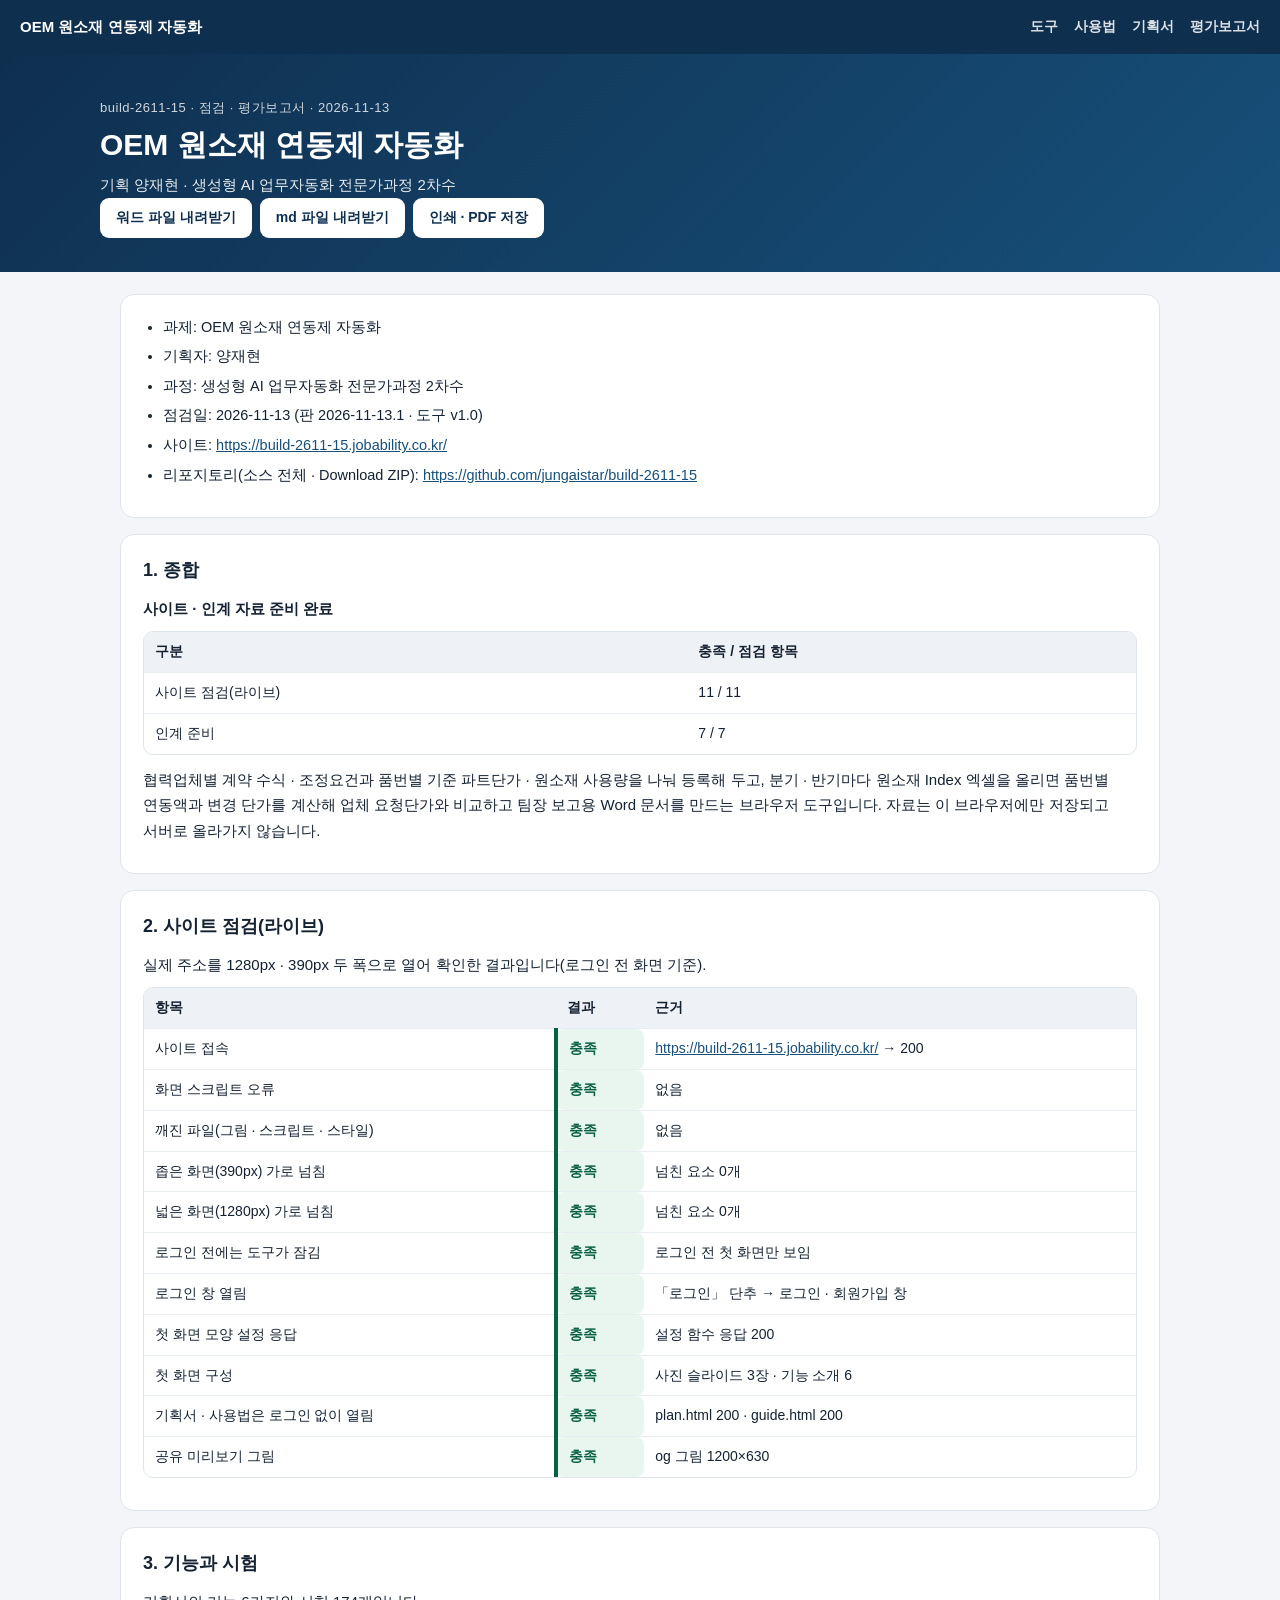
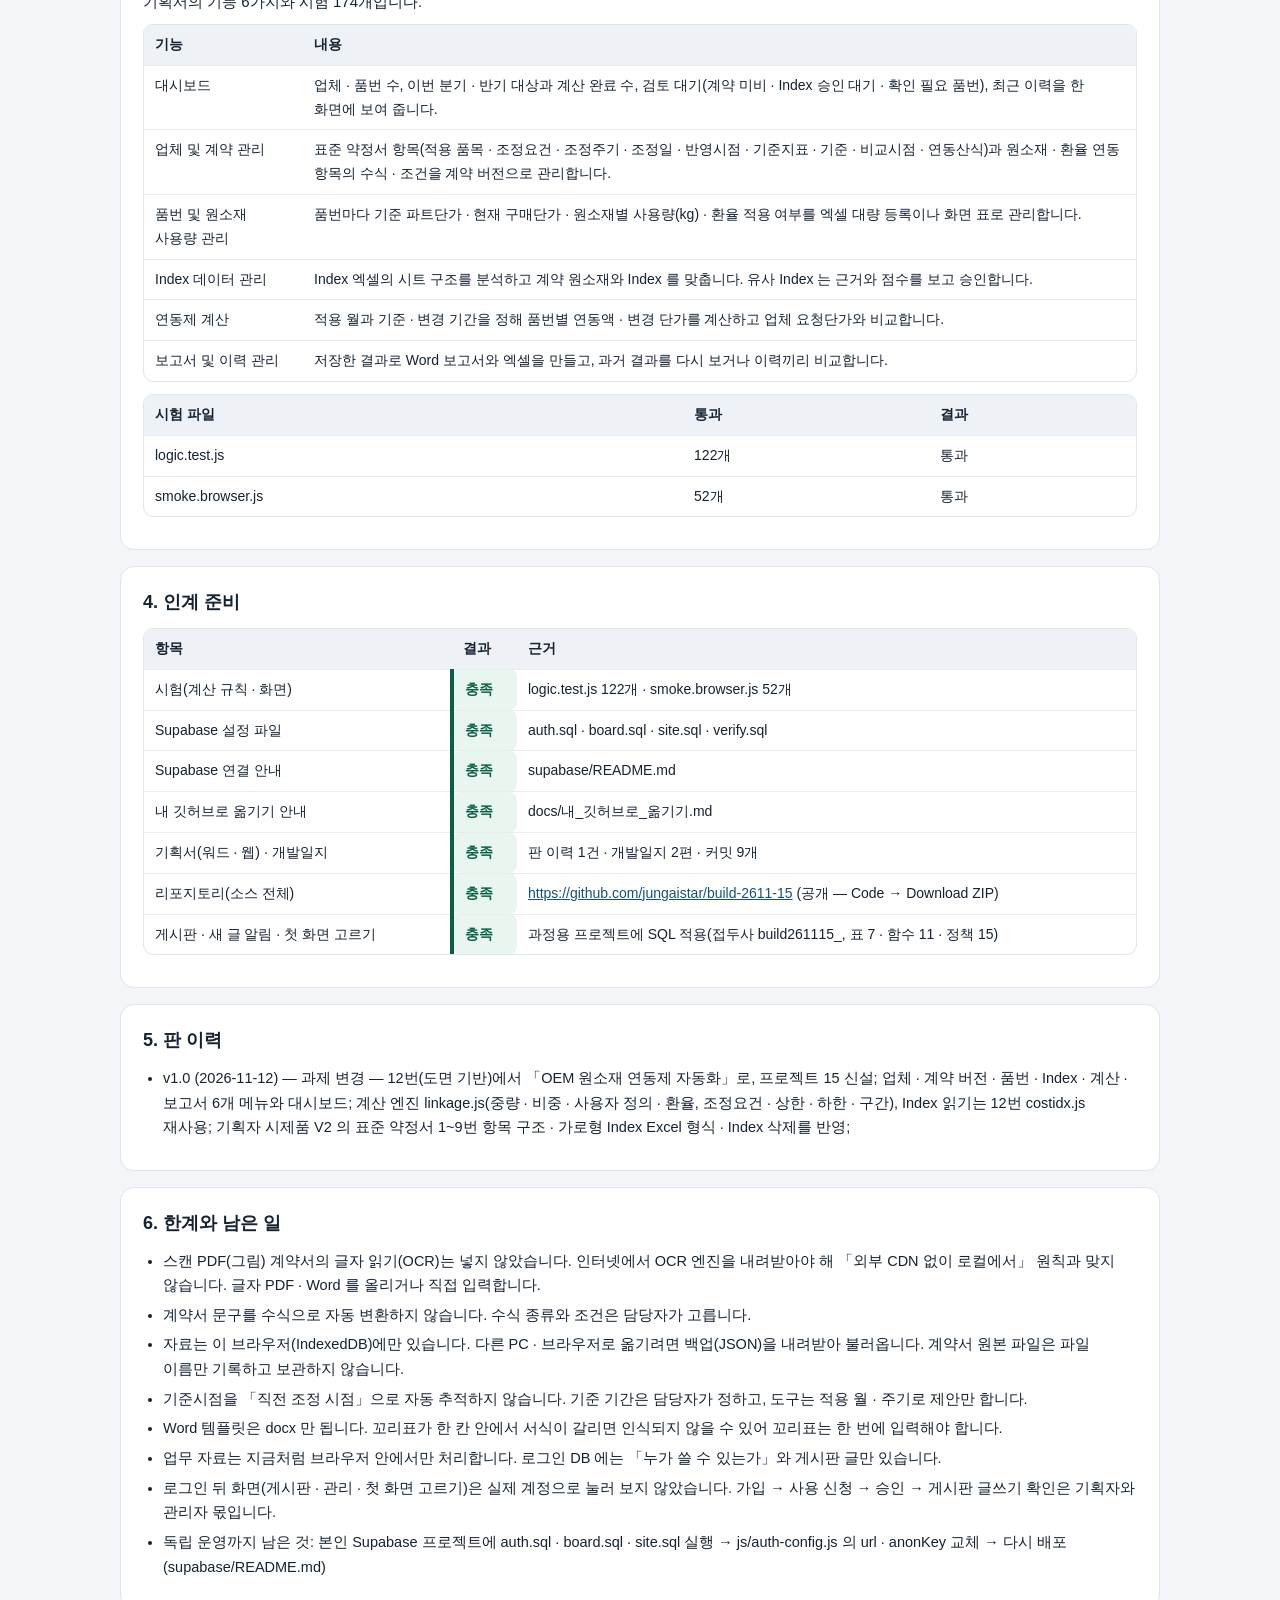
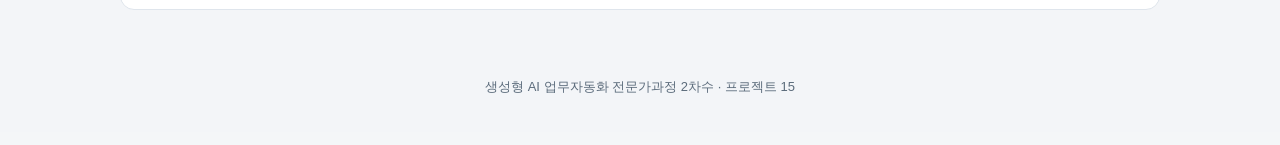
<file: report.html>
<!DOCTYPE html>
<html lang="ko">
<head>
<meta charset="UTF-8">
<meta name="viewport" content="width=device-width, initial-scale=1.0">
<title>평가보고서 — OEM 원소재 연동제 자동화</title>
<!-- seo-kit: 검색 · 공유 미리보기(주소를 옮기면 이 묶음의 주소를 내 주소로) -->
<link rel="canonical" href="https://build-2611-15.jobability.co.kr/report.html">
<meta name="robots" content="index,follow">
<meta property="og:type" content="website">
<meta property="og:site_name" content="HD건설기계">
<meta property="og:title" content="평가보고서 — OEM 원소재 연동제 자동화">
<meta property="og:description" content="OEM 원소재 연동제 자동화 점검 · 평가보고서(2026-11-13) — 사이트 점검, 기능과 시험, 인계 준비, 판 이력, 한계.">
<meta property="og:url" content="https://build-2611-15.jobability.co.kr/report.html">
<meta property="og:image" content="https://build-2611-15.jobability.co.kr/og-image.png?v=2">
<meta property="og:image:secure_url" content="https://build-2611-15.jobability.co.kr/og-image.png?v=2">
<meta property="og:image:type" content="image/png">
<meta property="og:image:width" content="1200">
<meta property="og:image:height" content="630">
<meta property="og:image:alt" content="OEM 원소재 연동제 자동화">
<meta property="og:locale" content="ko_KR">
<meta name="twitter:card" content="summary_large_image">
<meta name="twitter:title" content="평가보고서 — OEM 원소재 연동제 자동화">
<meta name="twitter:description" content="OEM 원소재 연동제 자동화 점검 · 평가보고서(2026-11-13) — 사이트 점검, 기능과 시험, 인계 준비, 판 이력, 한계.">
<meta name="twitter:image" content="https://build-2611-15.jobability.co.kr/og-image.png?v=2">
<!-- /seo-kit -->
<meta name="description" content="OEM 원소재 연동제 자동화 점검 · 평가보고서(2026-11-13) — 사이트 점검, 기능과 시험, 인계 준비, 판 이력, 한계.">
<link rel="icon" href="favicon.svg" type="image/svg+xml">
<link rel="stylesheet" href="css/style.css">
<style>
body{margin:0;font-family:Pretendard,-apple-system,"Apple SD Gothic Neo","Malgun Gothic",sans-serif;background:#f3f5f8;color:#152232;line-height:1.7;word-break:keep-all;overflow-wrap:break-word;}
.rp-top{background:#0f2f4f;color:#fff;padding:14px 20px;display:flex;flex-wrap:wrap;gap:8px 18px;align-items:center;justify-content:space-between;}
.rp-top a{color:#fff;text-decoration:none;font-weight:700;font-size:15px;} .rp-top nav{display:flex;flex-direction:row;flex-wrap:wrap;gap:4px 16px;} .rp-top nav a{font-weight:600;font-size:14px;opacity:.85;}
.rp-hero{background:linear-gradient(135deg,#0f2f4f,#17507a);color:#fff;padding:40px 20px 34px;} .rp-hero div,.rp-main{max-width:1080px;margin:0 auto;}
.rp-hero small{opacity:.8;font-size:13px;letter-spacing:.04em;} .rp-hero h1{margin:6px 0 8px;font-size:clamp(22px,3.4vw,30px);line-height:1.3;} .rp-hero p{margin:0;opacity:.9;font-size:15px;}
.rp-main{padding:22px 20px 50px;} .rp-main section.card{background:#fff;border:1px solid #dfe5ec;border-radius:14px;padding:20px 22px;margin:0 0 16px;} .rp-main section.card:empty{display:none;}
.rp-main h2{margin:0 0 10px;font-size:18px;} .rp-main p{margin:0 0 10px;font-size:15px;} .rp-main ul{margin:0 0 10px 20px;padding:0;} .rp-main li{margin-bottom:5px;font-size:14.5px;}
.rp-main .tablewrap{overflow-x:auto;max-height:none;border:1px solid #dfe5ec;border-radius:10px;margin:0 0 12px;} .rp-main table{border-collapse:collapse;width:100%;font-size:14px;}
.rp-main th,.rp-main td{padding:8px 11px;border-bottom:1px solid #e8edf2;text-align:left;vertical-align:top;white-space:normal;} .rp-main th{background:#eef2f6;white-space:nowrap;position:static;}
.rp-main td.st{font-weight:700;white-space:nowrap;} .rp-main td.ok{color:#0a6045;} .rp-main td.no{color:#c8341f;} .rp-main a{color:#17507a;} .rp-main code{background:#eef2f6;border-radius:4px;padding:0 4px;font-size:13px;}
.rp-dl{display:flex;flex-wrap:wrap;gap:8px;margin-top:16px;} .rp-dl a{display:inline-flex;align-items:center;min-height:40px;padding:0 16px;border-radius:9px;background:#fff;color:#0f2f4f;font-weight:700;font-size:14px;text-decoration:none;}
.rp-foot{text-align:center;color:#5b6b7b;font-size:13px;padding:0 20px 34px;}
@media print{.rp-top,.rp-dl{display:none;} body{background:#fff;} .rp-main section.card{border:0;padding:0 0 8px;}}
</style>
</head>
<body>
<div class="rp-top"><a href="index.html">OEM 원소재 연동제 자동화</a><nav aria-label="문서"><a href="index.html">도구</a><a href="guide.html">사용법</a><a href="plan.html">기획서</a><a href="report.html" aria-current="page">평가보고서</a></nav></div>
<header class="rp-hero"><div>
  <small>build-2611-15 · 점검 · 평가보고서 · 2026-11-13</small>
  <h1>OEM 원소재 연동제 자동화</h1>
  <p>기획 양재현 · 생성형 AI 업무자동화 전문가과정 2차수</p>
  <div class="rp-dl"><a href="docs/평가보고서/build-2611-15_평가보고서_2026-11-13.docx" download>워드 파일 내려받기</a><a href="docs/평가보고서/build-2611-15_평가보고서_2026-11-13.md" download>md 파일 내려받기</a><a href="#" onclick="window.print();return false">인쇄 · PDF 저장</a></div>
</div></header>
<main class="rp-main">
<section class="card"><ul>
<li>과제: OEM 원소재 연동제 자동화</li>
<li>기획자: 양재현</li>
<li>과정: 생성형 AI 업무자동화 전문가과정 2차수</li>
<li>점검일: 2026-11-13 (판 2026-11-13.1 · 도구 v1.0)</li>
<li>사이트: <a href="https://build-2611-15.jobability.co.kr/">https://build-2611-15.jobability.co.kr/</a></li>
<li>리포지토리(소스 전체 · Download ZIP): <a href="https://github.com/jungaistar/build-2611-15">https://github.com/jungaistar/build-2611-15</a></li>
</ul>
</section><section class="card"><h2>1. 종합</h2>
<p><b>사이트 · 인계 자료 준비 완료</b></p>
<div class="tablewrap"><table><thead><tr><th>구분</th><th>충족 / 점검 항목</th></tr></thead><tbody><tr><td>사이트 점검(라이브)</td><td>11 / 11</td></tr><tr><td>인계 준비</td><td>7 / 7</td></tr></tbody></table></div>
<p>협력업체별 계약 수식 · 조정요건과 품번별 기준 파트단가 · 원소재 사용량을 나눠 등록해 두고, 분기 · 반기마다 원소재 Index 엑셀을 올리면 품번별 연동액과 변경 단가를 계산해 업체 요청단가와 비교하고 팀장 보고용 Word 문서를 만드는 브라우저 도구입니다. 자료는 이 브라우저에만 저장되고 서버로 올라가지 않습니다.</p>
</section><section class="card"><h2>2. 사이트 점검(라이브)</h2>
<p>실제 주소를 1280px · 390px 두 폭으로 열어 확인한 결과입니다(로그인 전 화면 기준).</p>
<div class="tablewrap"><table><thead><tr><th>항목</th><th>결과</th><th>근거</th></tr></thead><tbody><tr><td>사이트 접속</td><td class="st ok">충족</td><td><a href="https://build-2611-15.jobability.co.kr/">https://build-2611-15.jobability.co.kr/</a> → 200</td></tr><tr><td>화면 스크립트 오류</td><td class="st ok">충족</td><td>없음</td></tr><tr><td>깨진 파일(그림 · 스크립트 · 스타일)</td><td class="st ok">충족</td><td>없음</td></tr><tr><td>좁은 화면(390px) 가로 넘침</td><td class="st ok">충족</td><td>넘친 요소 0개</td></tr><tr><td>넓은 화면(1280px) 가로 넘침</td><td class="st ok">충족</td><td>넘친 요소 0개</td></tr><tr><td>로그인 전에는 도구가 잠김</td><td class="st ok">충족</td><td>로그인 전 첫 화면만 보임</td></tr><tr><td>로그인 창 열림</td><td class="st ok">충족</td><td>「로그인」 단추 → 로그인 · 회원가입 창</td></tr><tr><td>첫 화면 모양 설정 응답</td><td class="st ok">충족</td><td>설정 함수 응답 200</td></tr><tr><td>첫 화면 구성</td><td class="st ok">충족</td><td>사진 슬라이드 3장 · 기능 소개 6</td></tr><tr><td>기획서 · 사용법은 로그인 없이 열림</td><td class="st ok">충족</td><td>plan.html 200 · guide.html 200</td></tr><tr><td>공유 미리보기 그림</td><td class="st ok">충족</td><td>og 그림 1200×630</td></tr></tbody></table></div>
</section><section class="card"><h2>3. 기능과 시험</h2>
<p>기획서의 기능 6가지와 시험 174개입니다.</p>
<div class="tablewrap"><table><thead><tr><th>기능</th><th>내용</th></tr></thead><tbody><tr><td>대시보드</td><td>업체 · 품번 수, 이번 분기 · 반기 대상과 계산 완료 수, 검토 대기(계약 미비 · Index 승인 대기 · 확인 필요 품번), 최근 이력을 한 화면에 보여 줍니다.</td></tr><tr><td>업체 및 계약 관리</td><td>표준 약정서 항목(적용 품목 · 조정요건 · 조정주기 · 조정일 · 반영시점 · 기준지표 · 기준 · 비교시점 · 연동산식)과 원소재 · 환율 연동 항목의 수식 · 조건을 계약 버전으로 관리합니다.</td></tr><tr><td>품번 및 원소재 사용량 관리</td><td>품번마다 기준 파트단가 · 현재 구매단가 · 원소재별 사용량(kg) · 환율 적용 여부를 엑셀 대량 등록이나 화면 표로 관리합니다.</td></tr><tr><td>Index 데이터 관리</td><td>Index 엑셀의 시트 구조를 분석하고 계약 원소재와 Index 를 맞춥니다. 유사 Index 는 근거와 점수를 보고 승인합니다.</td></tr><tr><td>연동제 계산</td><td>적용 월과 기준 · 변경 기간을 정해 품번별 연동액 · 변경 단가를 계산하고 업체 요청단가와 비교합니다.</td></tr><tr><td>보고서 및 이력 관리</td><td>저장한 결과로 Word 보고서와 엑셀을 만들고, 과거 결과를 다시 보거나 이력끼리 비교합니다.</td></tr></tbody></table></div>
<div class="tablewrap"><table><thead><tr><th>시험 파일</th><th>통과</th><th>결과</th></tr></thead><tbody><tr><td>logic.test.js</td><td>122개</td><td>통과</td></tr><tr><td>smoke.browser.js</td><td>52개</td><td>통과</td></tr></tbody></table></div>
</section><section class="card"><h2>4. 인계 준비</h2>
<div class="tablewrap"><table><thead><tr><th>항목</th><th>결과</th><th>근거</th></tr></thead><tbody><tr><td>시험(계산 규칙 · 화면)</td><td class="st ok">충족</td><td>logic.test.js 122개 · smoke.browser.js 52개</td></tr><tr><td>Supabase 설정 파일</td><td class="st ok">충족</td><td>auth.sql · board.sql · site.sql · verify.sql</td></tr><tr><td>Supabase 연결 안내</td><td class="st ok">충족</td><td>supabase/README.md</td></tr><tr><td>내 깃허브로 옮기기 안내</td><td class="st ok">충족</td><td>docs/내_깃허브로_옮기기.md</td></tr><tr><td>기획서(워드 · 웹) · 개발일지</td><td class="st ok">충족</td><td>판 이력 1건 · 개발일지 2편 · 커밋 9개</td></tr><tr><td>리포지토리(소스 전체)</td><td class="st ok">충족</td><td><a href="https://github.com/jungaistar/build-2611-15">https://github.com/jungaistar/build-2611-15</a> (공개 — Code → Download ZIP)</td></tr><tr><td>게시판 · 새 글 알림 · 첫 화면 고르기</td><td class="st ok">충족</td><td>과정용 프로젝트에 SQL 적용(접두사 build261115_, 표 7 · 함수 11 · 정책 15)</td></tr></tbody></table></div>
</section><section class="card"><h2>5. 판 이력</h2>
<ul>
<li>v1.0 (2026-11-12) — 과제 변경 — 12번(도면 기반)에서 「OEM 원소재 연동제 자동화」로, 프로젝트 15 신설; 업체 · 계약 버전 · 품번 · Index · 계산 · 보고서 6개 메뉴와 대시보드; 계산 엔진 linkage.js(중량 · 비중 · 사용자 정의 · 환율, 조정요건 · 상한 · 하한 · 구간), Index 읽기는 12번 costidx.js 재사용; 기획자 시제품 V2 의 표준 약정서 1~9번 항목 구조 · 가로형 Index Excel 형식 · Index 삭제를 반영;</li>
</ul>
</section><section class="card"><h2>6. 한계와 남은 일</h2>
<ul>
<li>스캔 PDF(그림) 계약서의 글자 읽기(OCR)는 넣지 않았습니다. 인터넷에서 OCR 엔진을 내려받아야 해 「외부 CDN 없이 로컬에서」 원칙과 맞지 않습니다. 글자 PDF · Word 를 올리거나 직접 입력합니다.</li>
<li>계약서 문구를 수식으로 자동 변환하지 않습니다. 수식 종류와 조건은 담당자가 고릅니다.</li>
<li>자료는 이 브라우저(IndexedDB)에만 있습니다. 다른 PC · 브라우저로 옮기려면 백업(JSON)을 내려받아 불러옵니다. 계약서 원본 파일은 파일 이름만 기록하고 보관하지 않습니다.</li>
<li>기준시점을 「직전 조정 시점」으로 자동 추적하지 않습니다. 기준 기간은 담당자가 정하고, 도구는 적용 월 · 주기로 제안만 합니다.</li>
<li>Word 템플릿은 docx 만 됩니다. 꼬리표가 한 칸 안에서 서식이 갈리면 인식되지 않을 수 있어 꼬리표는 한 번에 입력해야 합니다.</li>
<li>업무 자료는 지금처럼 브라우저 안에서만 처리합니다. 로그인 DB 에는 「누가 쓸 수 있는가」와 게시판 글만 있습니다.</li>
<li>로그인 뒤 화면(게시판 · 관리 · 첫 화면 고르기)은 실제 계정으로 눌러 보지 않았습니다. 가입 → 사용 신청 → 승인 → 게시판 글쓰기 확인은 기획자와 관리자 몫입니다.</li>
<li>독립 운영까지 남은 것: 본인 Supabase 프로젝트에 auth.sql · board.sql · site.sql 실행 → js/auth-config.js 의 url · anonKey 교체 → 다시 배포(supabase/README.md)</li>
</ul></section>
</main>
<p class="rp-foot">생성형 AI 업무자동화 전문가과정 2차수 · 프로젝트 15</p>
</body>
</html>
</file>
<file: css/style.css>
:root{
  --bg:#f4f6f8; --card:#fff; --ink:#152232; --sub:#5b6b7b; --line:#dde4ea;
  --brand:#154b6e; --brand-deep:#0d3350; --accent:#0b6e99;
  --ok:#0a6045; --warn:#7a4f00; --danger:#c8341f;
  --wrap:1320px; --pad:24px;
}
@media (max-width:640px){ :root{ --pad:16px; } }
*{box-sizing:border-box; margin:0; padding:0;}
html,body{background:var(--bg); color:var(--ink);
  font-family:"Pretendard","Apple SD Gothic Neo","Malgun Gothic",sans-serif;}
body{font-size:15px; line-height:1.65; word-break:keep-all; overflow-wrap:break-word;}

/* 상단 바는 고정 — 표를 아래로 훑는 동안에도 조작부가 보여야 한다.
   sticky 가 아니라 fixed 다: 조상에 overflow 가 걸리면 sticky 는 조용히 죽는다. */
.topnav{position:fixed; top:0; left:0; right:0; z-index:40;
  background:var(--brand-deep); border-bottom:1px solid rgba(255,255,255,.12);}
.topnav-inner{display:flex; align-items:center; justify-content:space-between;
  gap:20px; max-width:var(--wrap); margin:0 auto; padding:0 var(--pad); min-height:56px;}
.topnav-brand{display:flex; align-items:center; min-height:56px; color:#fff;
  font-weight:750; font-size:14.5px; text-decoration:none; white-space:nowrap;}
.topnav-brand small{font-weight:400; opacity:.7; font-size:12px; margin-left:8px;}
.topnav-links{display:flex; align-items:center; gap:2px; list-style:none; margin:0; padding:0;
  overflow-x:auto; scrollbar-width:none;}
.topnav-links::-webkit-scrollbar{display:none;}
.topnav-links a{display:flex; align-items:center; min-height:56px; padding:0 12px;
  color:rgba(255,255,255,.82); text-decoration:none; font-size:13.5px; font-weight:600;
  white-space:nowrap; border-bottom:2px solid transparent;}
.topnav-links a:hover{color:#fff;}
.topnav-links a.active{color:#fff; border-bottom-color:#7ec8a0;}
@media (max-width:860px){
  .topnav-inner{gap:10px; padding:0 14px; min-height:52px;}
  .topnav-brand{min-height:52px; font-size:13.5px;} .topnav-brand small{display:none;}
  .topnav-links a{min-height:52px; padding:0 9px; font-size:13px;}
}

.hero{background:linear-gradient(180deg,var(--brand-deep),var(--brand)); color:#fff;
  padding:52px 0 38px; margin-top:56px;}
@media (max-width:860px){ .hero{margin-top:52px; padding:38px 0 28px;} }
.hero .eyebrow{font-size:12.5px; letter-spacing:.08em; opacity:.75; margin-bottom:9px;}
.hero h1{font-size:27px; line-height:1.3; font-weight:750; margin-bottom:11px;}
.hero p{max-width:66ch; color:rgba(255,255,255,.86); font-size:14.5px;}
main{padding:34px 0 60px;}
.wrap{max-width:var(--wrap); margin:0 auto; padding:0 var(--pad);}

h2{font-size:19px; font-weight:700; margin:32px 0 8px;}
main > .wrap > :first-child{margin-top:0;}
p{margin:0 0 13px;} .sub{color:var(--sub); font-size:14px;}
code{font-family:ui-monospace,SFMono-Regular,Menlo,monospace; font-size:.92em;
  background:#eef2f6; border-radius:4px; padding:1px 5px;}

.card{background:var(--card); border:1px solid var(--line); border-radius:12px;
  padding:22px 24px; margin-bottom:18px;}
.drop{display:block; border:2px dashed #93a7bd; border-radius:12px; background:#fbfdff;
  padding:30px 20px; text-align:center; cursor:pointer; transition:border-color .15s,background .15s;}
.drop:hover,.drop.over{border-color:var(--accent); background:#f0f8fc;}
.drop b{display:block; font-size:15.5px; margin-bottom:5px;}
.drop span{color:var(--sub); font-size:13.5px;}
input[type=file]{display:none;}

.btn{display:inline-flex; align-items:center; justify-content:center; gap:6px;
  min-height:42px; padding:0 18px; border-radius:9px; border:1px solid var(--line);
  background:#fff; color:var(--ink); font-size:14px; font-weight:650; cursor:pointer;}
.btn:hover{border-color:#9fb2c4;}
.btn.primary{background:var(--brand); border-color:var(--brand); color:#fff;}
.btn.primary:hover{background:var(--brand-deep);}
.btn.green{background:var(--ok); border-color:var(--ok); color:#fff;}
.btn:disabled{opacity:.45; cursor:not-allowed;}
.btnrow{display:flex; flex-wrap:wrap; gap:8px; margin-top:14px;}

.note{border-left:4px solid var(--accent); background:#eef6fa; color:#0b3a4f;
  padding:13px 15px; border-radius:8px; font-size:14px; margin:14px 0;}
.warn{border-left:4px solid var(--danger); background:#fdeae7; color:#7a1a0c;
  padding:13px 15px; border-radius:8px; font-size:14px; margin:14px 0;}
.ok{border-left:4px solid var(--ok); background:#e9f6f0; color:#08422a;
  padding:13px 15px; border-radius:8px; font-size:14px; margin:14px 0;}

.tablewrap{overflow-x:auto; border:1px solid var(--line); border-radius:10px; background:#fff; max-height:70vh;}
table{border-collapse:collapse; width:100%; font-size:13px;}
th,td{border-bottom:1px solid var(--line); padding:8px 11px; text-align:left; white-space:nowrap;}
th{background:#eef2f6; font-weight:700; position:sticky; top:0; z-index:1;}
tr:last-child td{border-bottom:0;}
td.num{text-align:right; font-variant-numeric:tabular-nums;}
td.mono{font-family:ui-monospace,SFMono-Regular,Menlo,monospace;}
tr.flag td{background:#fdf3f1;}
/* 계산으로 채운 값은 문서에 적혀 있던 값과 **신뢰도가 다르다.**
   같은 모양으로 두면 사람이 구분하지 못한 채 그대로 믿게 된다. */
td .calc{display:inline-block; margin-left:5px; font-size:10.5px; font-weight:700;
  color:#0b3a4f; background:#dceaf3; border-radius:4px; padding:1px 5px; vertical-align:middle;}
.rev{color:var(--danger); font-weight:650; white-space:normal; min-width:240px;}

.filelist{margin:13px 0 0; padding:0; list-style:none; font-size:13.5px;}
.filelist li{padding:6px 0; border-bottom:1px solid var(--line); color:var(--sub);
  display:flex; justify-content:space-between; gap:10px;}
.filelist li:last-child{border-bottom:0;}
.stats{display:flex; flex-wrap:wrap; gap:10px; margin:14px 0 0;}
.stat{background:#eef2f6; border-radius:9px; padding:9px 14px; font-size:13.5px;}
.stat b{font-size:17px; display:block; font-variant-numeric:tabular-nums;}
footer{border-top:1px solid var(--line); padding:24px 0 40px; color:var(--sub); font-size:13px;}
</file>
<file: css/app.css>
/* 이 앱 전용 — 공통 style.css 뒤에 읽는다 */
[hidden]{display:none !important;}
h3{font-size:16px; font-weight:700; margin:24px 0 8px;}
h3 small,h2 small{font-weight:400; font-size:12.5px; margin-left:6px; color:var(--sub);}
a{color:var(--accent);}
.card > h2:first-child{margin-top:0;}
.btn.sm{min-height:34px; padding:0 12px; font-size:13px;}
.btn.danger{color:var(--danger); border-color:#e7b5ad;}
.btnrow.end{justify-content:flex-end;}
.x{border:0; background:none; color:var(--accent); cursor:pointer; text-decoration:underline; font:inherit; font-size:13px; padding:0;}
.x.del{color:var(--danger);}
.bad{color:var(--danger); font-weight:650;}
.muted{color:var(--sub);}
.drop.slim{padding:18px 16px;}
.note ul,.warn ul,.ok ul{margin:6px 0 0 18px;}
.note p:last-child,.warn p:last-child,.ok p:last-child{margin-bottom:0;}

.toast{position:fixed; right:20px; bottom:20px; z-index:60; background:#152232; color:#fff; padding:11px 16px; border-radius:10px; font-size:14px; max-width:min(440px,calc(100vw - 40px)); box-shadow:0 6px 24px rgba(0,0,0,.22);}
.toast.err{background:#8f2415;}

/* 두 단: 왼쪽 목록 · 오른쪽 내용 */
.split{display:grid; grid-template-columns:260px minmax(0,1fr); gap:18px; align-items:start;}
@media (max-width:900px){ .split{grid-template-columns:minmax(0,1fr);} }
.list{list-style:none; margin:0; padding:0; border:1px solid var(--line); border-radius:10px; overflow:hidden; background:#fff;}
.list li{border-bottom:1px solid var(--line);}
.list li:last-child{border-bottom:0;}
.list button{display:block; width:100%; text-align:left; border:0; background:none; font:inherit; padding:10px 13px; cursor:pointer; color:var(--ink);}
.list button small{display:block; color:var(--sub); font-size:12px;}
.list button:hover{background:#f3f7fa;}
.list li.on button{background:#e6f1f7; font-weight:700; box-shadow:inset 4px 0 0 var(--accent);}

/* 입력 */
.form{display:grid; grid-template-columns:repeat(auto-fill,minmax(min(200px,100%),1fr)); gap:10px 14px; align-items:end; margin:10px 0;}
.form label{display:flex; flex-direction:column; gap:4px; font-size:13px; color:var(--sub); min-width:0;}
.form label.wide{grid-column:span 2;} .form label.full{grid-column:1/-1;}
@media (max-width:640px){ .form label.wide{grid-column:1/-1;} }
input[type=text],input[type=number],input[type=month],select,textarea{font:inherit; font-size:14px; padding:6px 8px; border:1px solid var(--line); border-radius:7px; background:#fff; color:var(--ink); min-width:0; width:100%;}
textarea{min-height:64px; resize:vertical; line-height:1.55;}
input:focus,select:focus,textarea:focus{outline:2px solid #9cc7de; outline-offset:0;}
label.chk{display:flex; flex-direction:row !important; gap:8px; align-items:center; font-size:13.5px; color:var(--ink); margin:4px 0;}
label.chk input{width:auto;}
input.invalid{border-color:var(--danger); background:#fdf3f1;}

/* 표 안 입력 */
table.grid{width:max-content; min-width:100%;}
table.grid td{padding:5px 6px; vertical-align:middle;}
table.grid th{font-size:12px; white-space:nowrap;}
table.grid input,table.grid select{padding:5px 6px; font-size:13px;}
table.grid input[type=checkbox]{width:auto;}
.w-xs{width:64px !important;} .w-s{width:86px !important;} .w-m{width:128px !important;} .w-l{width:190px !important;} .w-xl{width:260px !important;}
td.wrap,th.wrap{white-space:normal; min-width:220px;}
td.fxna{text-align:center; color:var(--sub); background:#f6f8fa;}
th .x{font-size:11.5px; font-weight:400; margin-left:4px;}
tr.err td{background:#fdf3f1;} tr.upd td{background:#fffaf0;} tr.stop td{background:#fdf3f1;}
td.up{color:var(--danger);} td.down{color:var(--ok);}
.tablewrap.free{max-height:none;}

/* 꼬리표 */
.tag{display:inline-block; font-size:12px; font-weight:700; border-radius:5px; padding:1px 7px; white-space:nowrap; vertical-align:middle;}
.t-ok{background:#dcefe5; color:#08422a;} .t-warn{background:#fdebd3; color:#6b3a00;} .t-bad{background:#fbd9d2; color:#7a1a0c;} .t-info{background:#dceaf3; color:#0b3a4f;} .t-mute{background:#e8ecf0; color:#34404c;}

/* 매칭 카드 */
.mcard{border:1px solid var(--line); border-left:5px solid var(--ok); border-radius:10px; padding:12px 16px; margin-top:12px; background:#fff;}
.mcard.st-similar,.mcard.st-multi{border-left-color:#d9822b;} .mcard.st-none{border-left-color:var(--danger);}
.mhead{font-size:14.5px; margin-bottom:6px; display:flex; flex-wrap:wrap; gap:4px 8px; align-items:center;}
.mcard p{font-size:13.5px; margin:4px 0 8px;}
.mctl{display:flex; flex-wrap:wrap; gap:8px; align-items:center; margin-top:8px;}
.mctl select{width:auto; max-width:100%;}

/* 대시보드 */
.stats{display:grid; grid-template-columns:repeat(auto-fit,minmax(150px,1fr)); gap:10px;}
.stat{background:#eef2f6; border-radius:10px; padding:12px 15px; font-size:13px; color:var(--sub);}
.stat b{font-size:22px; display:block; color:var(--ink); font-variant-numeric:tabular-nums; line-height:1.3;}
.cols2{display:grid; grid-template-columns:repeat(auto-fit,minmax(min(420px,100%),1fr)); gap:18px;}
.cols2 > div{min-width:0;}
.steps{counter-reset:s; list-style:none; margin:0; padding:0;}
.steps li{counter-increment:s; padding:7px 0 7px 34px; position:relative; border-bottom:1px solid var(--line); font-size:14px;}
.steps li:last-child{border-bottom:0;}
.steps li::before{content:counter(s); position:absolute; left:0; top:7px; width:23px; height:23px; border-radius:50%; background:var(--brand); color:#fff; font-size:12px; font-weight:700; display:flex; align-items:center; justify-content:center;}
.steps li.done::before{background:var(--ok); content:'✓';}

details.box{border:1px solid var(--line); border-radius:10px; padding:10px 14px; margin-top:12px; background:#fbfdff;}
details.box summary{cursor:pointer; font-weight:650; font-size:14px;}
.calcline{font-size:12.5px; color:var(--sub); white-space:normal; min-width:260px;}
.kv{display:grid; grid-template-columns:max-content minmax(0,1fr); gap:4px 14px; font-size:13.5px; margin:8px 0;}
.kv dt{color:var(--sub);} .kv dd{margin:0; overflow-wrap:anywhere;}
pre.tags{background:#f3f6f9; border-radius:8px; padding:10px 12px; font-size:12.5px; white-space:pre-wrap; line-height:1.7; font-family:ui-monospace,SFMono-Regular,Menlo,monospace;}

/* 사용법 · 기획서 페이지 */
.doc h2{margin-top:30px;} .doc ol,.doc ul{margin:0 0 13px 22px;} .doc li{margin-bottom:5px;}
</file>
<file: css/auth.css>
/* data10 로그인 키트 — 정본: data10-00/kit/auth/css/auth.css (사본을 직접 고치지 말 것)
   로그인 전 대문 · 사용 신청 · 승인 대기 · 구성원 관리 창. 클래스는 모두 ag- / auth- 로 시작해 도구 화면과 섞이지 않는다. */
:root {
  --ag-ink: #172334; --ag-sub: #55657a; --ag-line: #d6dee8; --ag-bg: #f3f6f9;
  --ag-navy: #13274b; --ag-navy-2: #0c1b36; --ag-brand: #1f5fa8; --ag-brand-d: #174a84;
  --ag-ok: #1b6e3a; --ag-ok-bg: #e5f3ea; --ag-err: #b3261e; --ag-err-bg: #fdecea; --ag-warn: #7a5200; --ag-warn-bg: #fff4d6;
  --ag-accent: #a9c2e2;
  --ag-pad: 20px;
}
@media (min-width: 640px) { :root { --ag-pad: 28px; } }
@media (min-width: 1024px) { :root { --ag-pad: 40px; } }

/* 로그인 전에는 도구 화면을 감춘다(자리는 그대로 — 그래프 폭 계산이 흔들리지 않게 visibility) */
html.auth-lock body > *:not(#authGate) { visibility: hidden; }
html.auth-lock body { overflow: hidden; }

.ag {
  position: fixed; inset: 0; z-index: 2000; overflow-y: auto; -webkit-overflow-scrolling: touch;
  background: var(--ag-bg); color: var(--ag-ink);
  font: 16px/1.65 Pretendard, 'Apple SD Gothic Neo', 'Malgun Gothic', 'Noto Sans KR', sans-serif;
  word-break: keep-all; overflow-wrap: break-word;
}
.ag[hidden] { display: none; }
.ag *, .ag *::before, .ag *::after, .ag-modal * { box-sizing: border-box; }

.ag-wrap {
  max-width: calc(1180px + 2 * var(--ag-pad)); margin: 0 auto; padding: 0 var(--ag-pad);
  display: grid; grid-template-columns: minmax(0, 1fr); gap: 0;
}
.ag-hero {
  background: linear-gradient(160deg, var(--ag-navy) 0%, var(--ag-navy-2) 100%); color: #fff;
  margin: 0 calc(-1 * var(--ag-pad)); padding: 36px var(--ag-pad) 32px;
}
.ag-side { padding: 24px 0 8px; }
@media (min-width: 960px) {
  .ag { background: linear-gradient(90deg, var(--ag-navy-2) 0, var(--ag-navy-2) 50%, var(--ag-bg) 50%); }
  .ag-wrap { grid-template-columns: minmax(0, 1fr) minmax(0, 1fr); min-height: calc(100vh - 48px); align-items: center; }
  .ag-hero { margin: 0; padding: 56px 48px 56px 0; background: none; min-height: 100%; display: flex; flex-direction: column; justify-content: center; }
  .ag-side { padding: 56px 0 56px 48px; }
}
.ag-eyebrow { margin: 0 0 10px; font-size: 13.5px; letter-spacing: .02em; color: var(--ag-accent); }
.ag-hero h1 { margin: 0 0 14px; font-size: clamp(26px, 3.6vw, 38px); line-height: 1.3; color: #fff; font-weight: 800; }
.ag-lead { margin: 0 0 24px; color: #d7e3f2; font-size: 16.5px; max-width: 640px; }
.ag-feats { list-style: none; margin: 0 0 24px; padding: 0; display: grid; grid-template-columns: minmax(0, 1fr); gap: 10px; }
@media (min-width: 640px) { .ag-feats { grid-template-columns: repeat(2, minmax(0, 1fr)); } }
.ag-feats li { border: 1px solid rgba(255, 255, 255, .14); border-radius: 12px; padding: 14px 16px; background: rgba(255, 255, 255, .05); }
.ag-feats b { display: block; color: #fff; font-size: 15.5px; margin-bottom: 4px; }
.ag-feats span { display: block; color: #c4d3e6; font-size: 14px; line-height: 1.55; }
.ag-flow-t { margin: 0 0 8px; font-size: 13.5px; color: #a9c2e2; }
.ag-flow ol { list-style: none; margin: 0; padding: 0; display: flex; flex-wrap: wrap; gap: 8px; }
.ag-flow li { display: inline-flex; align-items: center; gap: 8px; padding: 6px 12px 6px 6px; border-radius: 999px; background: rgba(255, 255, 255, .08); color: #e6eef8; font-size: 14px; }
.ag-n { display: inline-grid; place-items: center; width: 24px; height: 24px; border-radius: 50%; background: #fff; color: var(--ag-navy); font-weight: 700; font-size: 13px; }

.ag-card { background: #fff; border: 1px solid var(--ag-line); border-radius: 16px; padding: 26px 24px; box-shadow: 0 10px 30px rgba(15, 30, 55, .08); max-width: 460px; margin: 0 auto; }
.ag-card h2 { margin: 6px 0 8px; font-size: 21px; color: var(--ag-ink); }
.ag-card p { margin: 0 0 12px; }
.ag-sub { color: var(--ag-sub); font-size: 14.5px; }
.ag-tabs { display: flex; gap: 4px; padding: 4px; background: #eef2f6; border-radius: 10px; margin: 0 0 18px; }
.ag-tabs button { flex: 1; border: 0; background: transparent; padding: 9px 10px; border-radius: 8px; font: inherit; font-weight: 600; color: var(--ag-sub); cursor: pointer; }
.ag-tabs button[aria-selected="true"] { background: #fff; color: var(--ag-ink); box-shadow: 0 1px 3px rgba(0, 0, 0, .1); }
.ag-form { display: grid; gap: 12px; }
.ag-form label { display: grid; gap: 5px; font-size: 14px; font-weight: 600; color: var(--ag-ink); }
.ag-form small { font-weight: 400; color: var(--ag-sub); }
.ag-form input { font: inherit; font-size: 16px; font-weight: 400; padding: 10px 12px; border: 1px solid var(--ag-line); border-radius: 9px; background: #fff; color: var(--ag-ink); width: 100%; }
.ag-form input::placeholder { color: #8a97a8; font-weight: 400; }
.ag-form input:focus { outline: 2px solid var(--ag-brand); outline-offset: 1px; border-color: var(--ag-brand); }
.ag-btn { font: inherit; font-weight: 700; display: inline-flex; align-items: center; justify-content: center; gap: 6px; min-height: 44px; padding: 8px 16px;
  border-radius: 10px; border: 1px solid var(--ag-line); background: #fff; color: var(--ag-ink); cursor: pointer; width: 100%; }
.ag-btn:hover { border-color: var(--ag-brand); }
.ag-btn:disabled { opacity: .6; cursor: progress; }
.ag-primary { background: var(--ag-brand); border-color: var(--ag-brand); color: #fff; }
.ag-primary:hover { background: var(--ag-brand-d); }
.ag-kakao { background: #fee500; border-color: #fee500; color: #191600; }
.ag-or { display: flex; align-items: center; gap: 10px; color: var(--ag-sub); font-size: 13px; margin: 14px 0; }
.ag-or::before, .ag-or::after { content: ''; flex: 1; height: 1px; background: var(--ag-line); }
.ag-hint { margin: 14px 0 0 !important; color: var(--ag-sub); font-size: 13.5px; }
.ag-msg { margin: 12px 0 0 !important; font-size: 14px; min-height: 1em; color: var(--ag-sub); }
.ag-msg:empty { display: none; }
.ag-msg.is-err { color: var(--ag-err); background: var(--ag-err-bg); padding: 8px 12px; border-radius: 8px; }
.ag-msg.is-ok { color: var(--ag-ok); background: var(--ag-ok-bg); padding: 8px 12px; border-radius: 8px; }
.ag-link { border: 0; background: none; color: var(--ag-sub); text-decoration: underline; font: inherit; font-size: 14px; cursor: pointer; margin-top: 14px; padding: 6px 0; }
.ag-badge { display: inline-block; padding: 3px 10px; border-radius: 999px; background: var(--ag-warn-bg); color: var(--ag-warn); font-size: 13px; font-weight: 700; }
.ag-badge.is-off { background: var(--ag-err-bg); color: var(--ag-err); }
.ag-claim { margin-top: 16px; padding: 14px; border: 1px dashed var(--ag-line); border-radius: 10px; font-size: 14px; color: var(--ag-sub); }
.ag-foot { text-align: center; color: var(--ag-sub); font-size: 13px; margin: 0; padding: 14px var(--ag-pad) 22px; }
@media (min-width: 960px) { .ag-foot { color: #8fa3bd; text-align: left; max-width: calc(1180px + 2 * var(--ag-pad)); margin: 0 auto; } }

/* 상단 바 계정 칩 */
.auth-chip { display: flex; align-items: center; gap: 6px; margin-left: auto; flex-wrap: nowrap; font-size: 13.5px; }
.auth-chip.is-float { position: fixed; top: 10px; right: 10px; z-index: 1500; background: #fff; border: 1px solid var(--ag-line); border-radius: 999px; padding: 4px 6px 4px 12px; }
.auth-chip-name { max-width: 9em; overflow: hidden; text-overflow: ellipsis; white-space: nowrap; font-weight: 600; }
.auth-chip-btn { font: inherit; font-size: 13px; border: 1px solid var(--ag-line); background: #fff; color: var(--ag-ink); border-radius: 8px; padding: 5px 10px; cursor: pointer; white-space: nowrap; display: inline-flex; align-items: center; gap: 4px; }
.auth-chip-btn:hover { border-color: var(--ag-brand); color: var(--ag-brand); }
.auth-chip-n { display: inline-grid; place-items: center; min-width: 18px; height: 18px; padding: 0 5px; border-radius: 9px; background: var(--ag-err); color: #fff; font-size: 11.5px; font-weight: 700; }
.auth-chip-n[hidden] { display: none; }
@media (max-width: 639px) { .auth-chip-name { display: none; } }

/* 구성원 관리 창 */
.ag-modal { position: fixed; inset: 0; z-index: 2100; background: rgba(10, 20, 35, .5); display: flex; align-items: flex-start; justify-content: center; padding: 24px 12px; overflow-y: auto;
  font: 15px/1.6 Pretendard, 'Apple SD Gothic Neo', 'Malgun Gothic', sans-serif; color: var(--ag-ink); word-break: keep-all; overflow-wrap: break-word; }
.ag-modal[hidden] { display: none; }
.ag-panel { background: #fff; border-radius: 14px; width: 100%; max-width: 980px; padding: 20px 22px 24px; }
.ag-panel-h { display: flex; align-items: center; justify-content: space-between; gap: 12px; }
.ag-panel-h h2 { margin: 0; font-size: 20px; }
.ag-x { border: 0; background: none; font-size: 26px; line-height: 1; cursor: pointer; color: var(--ag-sub); padding: 4px 8px; }
.ag-panel .ag-tabs { max-width: 320px; margin: 12px 0; }
.ag-tablewrap { overflow-x: auto; }
.ag-table { width: 100%; border-collapse: collapse; font-size: 14.5px; }
.ag-table th, .ag-table td { text-align: left; vertical-align: top; padding: 10px 8px; border-bottom: 1px solid var(--ag-line); }
.ag-table th { background: #f1f4f8; font-size: 13.5px; white-space: nowrap; }
.ag-table small { color: var(--ag-sub); }
.ag-acts { display: flex; flex-wrap: wrap; gap: 6px; min-width: 150px; }
.ag-btn.ag-sm { width: auto; min-height: 34px; padding: 4px 10px; font-size: 13.5px; }
.ag-st { display: inline-block; padding: 1px 8px; border-radius: 999px; font-size: 12.5px; font-weight: 700; background: #eef2f6; color: var(--ag-sub); }
.ag-st.is-pending { background: var(--ag-warn-bg); color: var(--ag-warn); }
.ag-st.is-active { background: var(--ag-ok-bg); color: var(--ag-ok); }
.ag-st.is-disabled { background: var(--ag-err-bg); color: var(--ag-err); }
.ag-st.is-admin { background: #e6eef9; color: var(--ag-brand-d); }
/* 밝은 테마(plan.json landing.theme = "light") — 바탕은 --ag-bg, 글자는 --ag-ink, 강조는 --ag-accent */
.ag-light, .ag-light .ag-hero { background: var(--ag-bg); }
@media (min-width: 960px) { .ag.ag-light { background: var(--ag-bg); } }
.ag-light .ag-hero { color: var(--ag-ink); }
.ag-light .ag-hero h1 { color: var(--ag-navy); font-size: clamp(30px, 4.2vw, 46px); line-height: 1.25; }
.ag-light .ag-eyebrow { font-size: 16px; font-weight: 700; }
.ag-light .ag-lead { color: var(--ag-sub); font-size: 17px; }
.ag-light .ag-feats li { background: #fff; border-color: var(--ag-line); }
.ag-light .ag-feats b { color: var(--ag-ink); }
.ag-light .ag-feats span { color: var(--ag-sub); }
.ag-light .ag-flow-t { color: var(--ag-sub); }
.ag-light .ag-flow li { background: #fff; color: var(--ag-ink); border: 1px solid var(--ag-line); }
.ag-light .ag-n { background: var(--ag-navy); color: #fff; }
.ag-light .ag-primary { background: var(--ag-navy); border-color: var(--ag-navy); }
.ag-light .ag-primary:hover { background: var(--ag-navy-2); }
@media (min-width: 960px) { .ag-light .ag-foot { color: var(--ag-sub); } }
/* 대문 그림(SVG) — 현장 데이터 → 관리도. 색은 currentColor 하나로(테마마다 .ag-art color 만 바꾼다) */
.ag-hero { position: relative; overflow: hidden; }
.ag-hero > :not(.ag-art) { position: relative; z-index: 1; }
.ag-art { position: absolute; z-index: 0; pointer-events: none; color: #7fa6d6; opacity: .3;
  right: -40px; top: 8px; width: min(560px, 78%); height: auto; }
.ag-par { transition: transform .6s cubic-bezier(.2, .7, .2, 1); }
.ag-line { fill: none; stroke: currentColor; stroke-width: 2.5; stroke-linecap: round; }
.ag-ucl { stroke: currentColor; stroke-width: 1; stroke-dasharray: 5 6; opacity: .55; }
.ag-lbl { fill: currentColor; font-size: 12px; opacity: .7; font-family: inherit; }
.ag-pt { fill: var(--ag-navy-2); stroke: currentColor; stroke-width: 2; }
.ag-ring { fill: none; stroke: currentColor; stroke-width: 2; transform-box: fill-box; transform-origin: center; opacity: 0; }
@media (max-width: 639px) { .ag-art { width: 92%; right: -24px; top: 0; opacity: .28; } .ag-lbl { display: none; } }
/* 데스크톱: 왼쪽 칸 맨 아래 띠(내용과 겹치지 않게 그만큼 아래 여백을 둔다) */
@media (min-width: 960px) {
  .ag-hero { padding-bottom: 210px; }
  .ag-art { top: auto; bottom: 34px; left: 0; right: 32px; width: auto; max-width: 600px; opacity: .55; }
}
.ag-light .ag-art { color: var(--ag-navy); opacity: .26; }
.ag-light .ag-pt { fill: var(--ag-bg); }

/* 「이렇게 씁니다」 단계 — 차례로 밝아진다(그림의 점과 함께) */
.ag-flow li { transition: background-color .35s, box-shadow .35s, color .35s; }
.ag-flow li.is-on { background: rgba(255, 255, 255, .18); box-shadow: inset 0 0 0 1px rgba(255, 255, 255, .45); color: #fff; }
.ag-light .ag-flow li.is-on { background: #fff; box-shadow: inset 0 0 0 1.5px var(--ag-navy); color: var(--ag-navy); }

/* 효과 — .ag-fx 는 JS 가 처음 한 번만 붙인다(모션 최소화면 붙이지 않음). 효과가 없어도 모든 내용은 보인다. */
@keyframes agDraw { to { stroke-dashoffset: 0; } }
@keyframes agFade { from { opacity: 0; } }
@keyframes agUp { from { opacity: 0; transform: translateY(12px); } }
@keyframes agPop { from { opacity: 0; transform: scale(.4); } }
@keyframes agPulse { 0% { opacity: .85; transform: scale(.6); } 100% { opacity: 0; transform: scale(2.2); } }
.ag-fx .ag-line { stroke-dasharray: 1; stroke-dashoffset: 1; animation: agDraw 1.8s cubic-bezier(.4, 0, .2, 1) .2s forwards; }
.ag-fx .ag-area { animation: agFade 1.2s ease 1s both; }
.ag-fx .ag-pt { transform-box: fill-box; transform-origin: center; animation: agPop .45s cubic-bezier(.2, .9, .3, 1.4) var(--d, 1s) both; }
.ag-fx .ag-eyebrow, .ag-fx .ag-hero h1, .ag-fx .ag-lead { animation: agUp .6s ease both; }
.ag-fx .ag-hero h1 { animation-delay: .08s; } .ag-fx .ag-lead { animation-delay: .16s; }
.ag-fx .ag-feats li { animation: agUp .55s ease both; }
.ag-fx .ag-feats li:nth-child(1) { animation-delay: .28s; } .ag-fx .ag-feats li:nth-child(2) { animation-delay: .36s; }
.ag-fx .ag-feats li:nth-child(3) { animation-delay: .44s; } .ag-fx .ag-feats li:nth-child(4) { animation-delay: .52s; }
.ag-fx .ag-flow { animation: agUp .55s ease .62s both; }
.ag-fx .ag-card { animation: agUp .6s ease .18s both; }
.ag-ring { animation: agPulse 2.4s ease-out infinite; }
.ag-feats li { transition: border-color .25s, background-color .25s; }
.ag-feats li:hover { border-color: rgba(255, 255, 255, .32); background: rgba(255, 255, 255, .08); }
.ag-light .ag-feats li:hover { border-color: var(--ag-navy); background: #fff; }

/* ───────── 대문 사진 ───────── */
.ag-sr { position: absolute !important; width: 1px; height: 1px; overflow: hidden; clip: rect(0 0 0 0); white-space: nowrap; }
/* banner: 완성 그림을 위에 그대로(잘리지 않게), 아래에 기능 · 로그인 */
.ag.ag-has-banner { background: var(--ag-bg); }
.ag-banner { background: var(--ag-navy-2); display: flex; justify-content: center; }
.ag-banner { cursor: pointer; }
.ag-banner img { display: block; width: 100%; max-width: 1600px; height: auto; max-height: 72vh; object-fit: contain; }
/* 데스크톱: 그림 아래로 로그인 카드가 첫 화면에 걸리게 높이를 줄인다 */
@media (min-width: 960px) { .ag-banner img { max-height: 52vh; } }
.ag-banner:focus-visible { outline: 3px solid var(--ag-brand); outline-offset: -3px; }
.ag-wrap-banner { padding-top: 24px; padding-bottom: 8px; }
.ag-has-banner .ag-hero-sub { background: none; color: var(--ag-ink); margin: 0; padding: 0 0 8px; }
.ag-has-banner .ag-feats li { background: #fff; border-color: var(--ag-line); }
.ag-has-banner .ag-feats b { color: var(--ag-ink); } .ag-has-banner .ag-feats span { color: var(--ag-sub); }
.ag-has-banner .ag-flow-t { color: var(--ag-sub); }
.ag-has-banner .ag-flow li { background: #fff; color: var(--ag-ink); border: 1px solid var(--ag-line); }
.ag-has-banner .ag-flow li.is-on { box-shadow: inset 0 0 0 1.5px var(--ag-brand); color: var(--ag-brand-d); }
.ag-has-banner .ag-n { background: var(--ag-navy); color: #fff; }
@media (min-width: 960px) {
  .ag-wrap-banner { min-height: 0; align-items: start; padding-top: 32px; }
  .ag-has-banner .ag-hero-sub { padding: 8px 40px 24px 0; min-height: 0; }
  .ag-has-banner .ag-side { padding: 8px 0 24px 40px; }
  .ag-has-banner .ag-foot { color: var(--ag-sub); }
}
/* cover: 사진 위에 대표색을 덮는다(글자 대비를 위해 왼쪽을 더 짙게) */
.ag-hero.ag-cover { background:
  linear-gradient(100deg, color-mix(in srgb, var(--ag-navy-2) 94%, transparent) 0%, color-mix(in srgb, var(--ag-navy) 82%, transparent) 55%, color-mix(in srgb, var(--ag-navy) 45%, transparent) 100%),
  var(--ag-photo) center / cover no-repeat, var(--ag-navy-2); }
@media (min-width: 960px) {
  .ag.ag-has-cover { background: linear-gradient(90deg, var(--ag-navy-2) 0, var(--ag-navy-2) 50%, var(--ag-bg) 50%); }
  .ag-has-cover .ag-wrap { max-width: none; padding-left: 0; }
  .ag-has-cover .ag-hero.ag-cover { margin: 0; padding: 56px 48px 56px max(var(--ag-pad), calc((100vw - 1180px) / 2)); min-height: 100vh; }
}

@media (prefers-reduced-motion: reduce) {
  .ag *, .ag-modal * { transition: none !important; animation: none !important; }
  .ag-ring { opacity: .6; }
}

/* ═════════ 홈페이지 모드(로그인 전) — hp-* ═════════
   색은 과제마다 --ag-navy · --ag-navy-2 · --ag-brand · --ag-brand-d · --ag-accent 로 바뀐다(plan.json landing.colors). */
.ag.ag-home { background: #fff; color: var(--ag-ink); scroll-behavior: smooth; }
@media (min-width: 960px) { .ag.ag-home { background: #fff; } }
.ag-home.hp-modal-open { overflow: hidden; }
.hp { --hp-pad: var(--ag-pad); --hp-max: 1200px; --hp-soft: #f4f7fb; --hp-line: #e2e8f0; font-size: 16px; }
.hp-in { max-width: calc(var(--hp-max) + 2 * var(--hp-pad)); margin: 0 auto; padding: 0 var(--hp-pad); }
.hp a { color: inherit; }
.hp h1, .hp h2, .hp h3 { margin: 0; letter-spacing: -0.01em; }
.hp-ic { width: 24px; height: 24px; fill: none; stroke: currentColor; stroke-width: 1.7; stroke-linecap: round; stroke-linejoin: round; flex: none; }
.hp-ic-s { width: 17px; height: 17px; fill: none; stroke: currentColor; stroke-width: 1.9; stroke-linecap: round; stroke-linejoin: round; flex: none; }

/* 머리글 */
.hp-nav { position: sticky; top: 0; z-index: 30; background: rgba(255, 255, 255, .92); backdrop-filter: saturate(1.4) blur(10px); border-bottom: 1px solid transparent; transition: border-color .2s, box-shadow .2s; }
.hp-nav.is-scrolled { border-bottom-color: var(--hp-line); box-shadow: 0 6px 20px rgba(15, 30, 55, .06); }
.hp-nav-in { display: flex; align-items: center; gap: 18px; min-height: 66px; }
.hp-brand { display: flex; align-items: center; gap: 12px; text-decoration: none; min-width: 0; flex: 1 1 auto; }
.hp-logo { height: 30px; width: auto; display: block; }
.hp-wordmark { display: inline-flex; flex-direction: column; line-height: 1.05; font-weight: 800; font-size: 18px; color: var(--ag-navy); white-space: nowrap; }
.hp-wordmark small { font-size: 10.5px; font-weight: 700; letter-spacing: .14em; color: var(--ag-sub); margin-top: 3px; }
.hp-div { width: 1px; height: 26px; background: var(--hp-line); flex: none; }
.hp-tool { display: inline-flex; align-items: center; gap: 9px; min-width: 0; }
.hp-mark { display: inline-grid; place-items: center; width: 32px; height: 32px; border-radius: 9px; flex: none;
  background: linear-gradient(135deg, var(--ag-brand), var(--ag-navy)); color: #fff; box-shadow: 0 4px 12px color-mix(in srgb, var(--ag-brand) 35%, transparent); }
.hp-mark-ic { width: 18px; height: 18px; fill: none; stroke: currentColor; stroke-width: 2; stroke-linecap: round; stroke-linejoin: round; }
.hp-tool-t { font-weight: 700; font-size: 15.5px; color: var(--ag-ink); white-space: nowrap; overflow: hidden; text-overflow: ellipsis; }
.hp-links { display: none; gap: 4px; }
.hp-links a { text-decoration: none; color: var(--ag-sub); font-weight: 600; font-size: 14.5px; padding: 8px 12px; border-radius: 8px; }
.hp-links a:hover { color: var(--ag-ink); background: var(--hp-soft); }
.hp-acts { display: flex; gap: 8px; flex: none; }
@media (min-width: 1024px) { .hp-links { display: flex; } }
@media (max-width: 639px) { .hp-wordmark small, .hp-div, .hp-tool-t { display: none; } .hp-acts .hp-ghost { display: none; } }

/* 단추 */
.hp-btn { font: inherit; font-weight: 700; font-size: 14.5px; display: inline-flex; align-items: center; justify-content: center; gap: 8px;
  min-height: 42px; padding: 9px 18px; border-radius: 10px; border: 1px solid transparent; cursor: pointer; text-decoration: none; white-space: nowrap; transition: background-color .2s, border-color .2s, transform .15s, box-shadow .2s; }
.hp-btn:focus-visible { outline: 3px solid color-mix(in srgb, var(--ag-brand) 45%, transparent); outline-offset: 2px; }
.hp-lg { min-height: 50px; padding: 12px 24px; font-size: 16px; border-radius: 12px; }
.hp-primary { background: var(--ag-brand); color: #fff; box-shadow: 0 6px 18px color-mix(in srgb, var(--ag-brand) 30%, transparent); }
.hp-primary:hover { background: var(--ag-brand-d); transform: translateY(-1px); }
.hp-ghost { background: transparent; color: var(--ag-ink); border-color: var(--hp-line); }
.hp-ghost:hover { border-color: var(--ag-brand); color: var(--ag-brand-d); }
.hp-line { background: rgba(255, 255, 255, .08); color: #fff; border-color: rgba(255, 255, 255, .45); }
.hp-line:hover { background: rgba(255, 255, 255, .16); }

/* 히어로 */
.hp-hero { position: relative; overflow: hidden; color: #fff;
  background: radial-gradient(1200px 520px at 85% 15%, color-mix(in srgb, var(--ag-brand) 55%, transparent), transparent 60%),
              linear-gradient(160deg, var(--ag-navy) 0%, var(--ag-navy-2) 100%); }
.hp-hero::after { content: ''; position: absolute; inset: 0; pointer-events: none; opacity: .18;
  background-image: radial-gradient(rgba(255, 255, 255, .55) 1px, transparent 1.2px); background-size: 26px 26px;
  -webkit-mask-image: linear-gradient(180deg, #000 0%, transparent 85%); mask-image: linear-gradient(180deg, #000 0%, transparent 85%); }
.hp-cover { background: linear-gradient(100deg, color-mix(in srgb, var(--ag-navy-2) 95%, transparent) 0%, color-mix(in srgb, var(--ag-navy) 86%, transparent) 50%, color-mix(in srgb, var(--ag-navy) 55%, transparent) 100%), var(--hp-photo) center / cover no-repeat, var(--ag-navy-2); }
.hp-hero-in { position: relative; z-index: 1; display: grid; grid-template-columns: minmax(0, 1fr); gap: 40px; padding-top: 56px; padding-bottom: 64px; align-items: center; }
@media (min-width: 1024px) { .hp-hero-in { grid-template-columns: minmax(0, 1fr) minmax(0, 1.08fr); gap: 56px; padding-top: 84px; padding-bottom: 96px; min-height: min(78vh, 760px); } }
.hp-eyebrow { display: inline-flex; align-items: center; gap: 8px; margin: 0 0 16px; font-size: 14px; font-weight: 700; letter-spacing: .02em; color: var(--ag-accent); }
.hp-eyebrow::before { content: ''; width: 22px; height: 2px; background: currentColor; border-radius: 2px; }
.hp-hero h1 { font-size: clamp(30px, 4.6vw, 54px); line-height: 1.18; font-weight: 800; color: #fff; }
.hp-lead { margin: 18px 0 0; font-size: clamp(16px, 1.5vw, 18.5px); line-height: 1.7; color: rgba(255, 255, 255, .84); max-width: 640px; }
.hp-cta-row { display: flex; flex-wrap: wrap; gap: 12px; margin-top: 30px; }
.hp-trust-chips { list-style: none; padding: 0; margin: 26px 0 0; display: flex; flex-wrap: wrap; gap: 8px 18px; }
.hp-trust-chips li { display: inline-flex; align-items: center; gap: 7px; font-size: 14px; color: rgba(255, 255, 255, .78); }
.hp-hero-vis { position: relative; }
.hp-frame { margin: 0; border-radius: 14px; overflow: hidden; background: #fff; box-shadow: 0 30px 70px rgba(5, 12, 30, .45), 0 0 0 1px rgba(255, 255, 255, .12); }
.hp-frame-bar { display: flex; align-items: center; gap: 6px; height: 34px; padding: 0 14px; background: #eef2f7; border-bottom: 1px solid #dfe5ee; }
.hp-frame-bar i { width: 10px; height: 10px; border-radius: 50%; background: #cfd7e2; }
.hp-frame-bar i:nth-child(1) { background: #ff6159; } .hp-frame-bar i:nth-child(2) { background: #ffbd2e; } .hp-frame-bar i:nth-child(3) { background: #28c941; }
.hp-frame-bar span { margin-left: 10px; font-size: 12px; color: #6b7a8c; background: #fff; border-radius: 6px; padding: 2px 10px; overflow: hidden; text-overflow: ellipsis; white-space: nowrap; }
.hp-frame img { display: block; width: 100%; height: auto; max-height: 520px; object-fit: cover; object-position: top left; }
.hp-photo { margin: 0; border-radius: 18px; overflow: hidden; box-shadow: 0 30px 70px rgba(5, 12, 30, .45), 0 0 0 1px rgba(255, 255, 255, .12); aspect-ratio: 16 / 10; }
.hp-photo img { width: 100%; height: 100%; object-fit: cover; display: block; }
.hp-art { color: color-mix(in srgb, var(--ag-accent) 70%, #fff); opacity: .9; }
.hp-art .ag-art { position: static; width: 100%; opacity: 1; }
.hp-float { position: absolute; display: flex; align-items: center; gap: 10px; padding: 11px 16px; border-radius: 12px; background: #fff; color: var(--ag-ink);
  font-weight: 700; font-size: 14px; box-shadow: 0 14px 34px rgba(5, 12, 30, .28); max-width: 260px; }
.hp-float .hp-ic { color: var(--ag-brand); width: 22px; height: 22px; }
.hp-float-1 { left: -18px; bottom: 28px; } .hp-float-2 { right: -14px; top: -16px; }
@media (max-width: 1023px) { .hp-float { display: none; } }

/* 배너(완성 그림) */
.hp-banner { background: var(--ag-navy-2); }
.hp-banner-btn { display: block; width: 100%; padding: 0; border: 0; background: none; cursor: pointer; }
.hp-banner img { display: block; width: 100%; max-width: 1680px; margin: 0 auto; height: auto; max-height: 78vh; object-fit: contain; }
.hp-intro { background: linear-gradient(160deg, var(--ag-navy) 0%, var(--ag-navy-2) 100%); color: #fff; }
.hp-intro-in { display: flex; flex-wrap: wrap; align-items: center; justify-content: space-between; gap: 18px 40px; padding-top: 34px; padding-bottom: 80px; }   /* 아래 목표 카드가 40px 겹쳐 올라오므로 여백을 넉넉히 */
.hp-intro .hp-cta-row { margin-top: 0; }
.hp-h1s { font-size: clamp(22px, 2.6vw, 30px); line-height: 1.3; font-weight: 800; color: #fff; }
.hp-intro .hp-lead { margin-top: 8px; font-size: 16px; }

/* 섹션 */
.hp-sec { padding: 72px 0; }
@media (min-width: 1024px) { .hp-sec { padding: 96px 0; } }
.hp-alt { background: var(--hp-soft); }
.hp-head { max-width: 720px; margin: 0 0 40px; }
.hp-kicker { margin: 0 0 10px; font-size: 13.5px; font-weight: 800; letter-spacing: .12em; color: var(--ag-brand); }
.hp-head h2 { font-size: clamp(25px, 3vw, 36px); line-height: 1.25; font-weight: 800; color: var(--ag-ink); }
.hp-goals { padding: 0; margin-top: -40px; position: relative; z-index: 2; }
.hp-goal-grid { display: grid; grid-template-columns: minmax(0, 1fr); gap: 14px; }
@media (min-width: 768px) { .hp-goal-grid { grid-template-columns: repeat(3, minmax(0, 1fr)); } }
.hp-goal { background: #fff; border: 1px solid var(--hp-line); border-radius: 16px; padding: 22px 22px 20px; box-shadow: 0 14px 36px rgba(15, 30, 55, .08); }
.hp-goal-n { display: inline-block; font-weight: 800; font-size: 13px; color: var(--ag-brand); letter-spacing: .08em; margin-bottom: 8px; }
.hp-goal p { margin: 0; font-size: 15.5px; line-height: 1.6; color: var(--ag-ink); }
.hp-feat-grid { display: grid; grid-template-columns: minmax(0, 1fr); gap: 16px; }
@media (min-width: 640px) { .hp-feat-grid { grid-template-columns: repeat(2, minmax(0, 1fr)); } }
@media (min-width: 1024px) { .hp-feat-grid { grid-template-columns: repeat(3, minmax(0, 1fr)); gap: 20px; } }
.hp-feat { border: 1px solid var(--hp-line); border-radius: 16px; padding: 26px 24px; background: #fff; transition: border-color .2s, box-shadow .2s, transform .2s; }
.hp-feat:hover { border-color: color-mix(in srgb, var(--ag-brand) 40%, var(--hp-line)); box-shadow: 0 16px 34px rgba(15, 30, 55, .08); transform: translateY(-2px); }
.hp-feat-ic { display: inline-grid; place-items: center; width: 46px; height: 46px; border-radius: 12px; margin-bottom: 16px;
  background: color-mix(in srgb, var(--ag-brand) 11%, #fff); color: var(--ag-brand); }
.hp-feat h3 { font-size: 18px; font-weight: 800; color: var(--ag-ink); margin-bottom: 8px; }
.hp-feat p { margin: 0; font-size: 15px; line-height: 1.65; color: var(--ag-sub); }
.hp-steps { list-style: none; margin: 0; padding: 0; display: grid; grid-template-columns: minmax(0, 1fr); gap: 14px; counter-reset: st; }
@media (min-width: 768px) { .hp-steps { grid-template-columns: repeat(auto-fit, minmax(170px, 1fr)); } }
.hp-step { position: relative; background: #fff; border: 1px solid var(--hp-line); border-radius: 16px; padding: 22px 20px; transition: border-color .35s, box-shadow .35s; }
.hp-step.is-on { border-color: var(--ag-brand); box-shadow: 0 0 0 3px color-mix(in srgb, var(--ag-brand) 16%, transparent); }
.hp-step-n { display: inline-grid; place-items: center; width: 34px; height: 34px; border-radius: 50%; background: var(--ag-navy); color: #fff; font-weight: 800; margin-bottom: 14px; }
.hp-step.is-on .hp-step-n { background: var(--ag-brand); }
.hp-step h3 { font-size: 16.5px; font-weight: 800; color: var(--ag-ink); margin-bottom: 6px; }
.hp-step p { margin: 0; font-size: 14.5px; line-height: 1.6; color: var(--ag-sub); }
.hp-screen .hp-frame { box-shadow: 0 30px 70px rgba(15, 30, 55, .16), 0 0 0 1px var(--hp-line); }
.hp-screen .hp-frame img { max-height: none; }
.hp-cap { margin: 12px 0 0; text-align: center; font-size: 13.5px; color: var(--ag-sub); }
.hp-trust { display: grid; grid-template-columns: minmax(0, 1fr); gap: 16px; }
@media (min-width: 768px) { .hp-trust { grid-template-columns: repeat(3, minmax(0, 1fr)); } }
.hp-tr { background: #fff; border-radius: 16px; padding: 26px 24px; border: 1px solid var(--hp-line); }
.hp-tr > .hp-ic { color: var(--ag-brand); width: 30px; height: 30px; margin-bottom: 14px; }
.hp-tr h3 { font-size: 17.5px; font-weight: 800; color: var(--ag-ink); margin-bottom: 8px; }
.hp-tr p { margin: 0; font-size: 15px; line-height: 1.65; color: var(--ag-sub); }
.hp-band { background: linear-gradient(120deg, var(--ag-navy) 0%, var(--ag-brand) 100%); color: #fff; }
.hp-band-in { display: flex; flex-wrap: wrap; align-items: center; justify-content: space-between; gap: 18px 40px; padding-top: 56px; padding-bottom: 56px; }
.hp-band h2 { font-size: clamp(22px, 2.6vw, 30px); font-weight: 800; color: #fff; }
.hp-band p { margin: 8px 0 0; color: rgba(255, 255, 255, .82); }
.hp-band .hp-cta-row { margin-top: 0; }
.hp-onband { background: #fff; color: var(--ag-navy); }
.hp-onband:hover { transform: translateY(-1px); }
.hp-line-band { background: transparent; color: #fff; border-color: rgba(255, 255, 255, .6); }
.hp-foot { background: var(--ag-navy-2); color: rgba(255, 255, 255, .72); font-size: 14px; }
.hp-foot-in { padding-top: 34px; padding-bottom: 38px; display: grid; gap: 6px; }
.hp-foot-brand { display: flex; flex-wrap: wrap; gap: 6px 12px; align-items: baseline; color: #fff; }
.hp-foot-brand b { font-size: 16px; }
.hp-foot p { margin: 0; } .hp-foot a { color: #fff; }
.hp-foot-s { font-size: 13px; color: rgba(255, 255, 255, .55); }

/* 로그인 창 */
.hp-modal { position: fixed; inset: 0; z-index: 60; background: rgba(8, 16, 32, .55); backdrop-filter: blur(3px); display: flex; align-items: center; justify-content: center; padding: 18px; overflow-y: auto; }
.hp-modal[hidden] { display: none; }
.hp-dialog { position: relative; width: 100%; max-width: 440px; margin: auto; }
.hp-dialog .ag-card { margin: 0; max-width: none; box-shadow: 0 30px 80px rgba(5, 12, 30, .35); }
.hp-x { position: absolute; top: 10px; right: 12px; z-index: 2; border: 0; background: none; font-size: 26px; line-height: 1; color: var(--ag-sub); cursor: pointer; padding: 6px 8px; border-radius: 8px; }
.hp-x:hover { background: var(--hp-soft, #f1f4f8); color: var(--ag-ink); }
.hp-dialog .ag-tabs { margin-right: 34px; }

/* 밝은 테마(light) — 히어로를 크림 · 남색으로 */
.ag-light .hp-hero { background: radial-gradient(1000px 480px at 85% 10%, color-mix(in srgb, var(--ag-accent) 12%, transparent), transparent 60%), var(--ag-bg); color: var(--ag-ink); }
.ag-light .hp-hero::after { opacity: .5; background-image: radial-gradient(color-mix(in srgb, var(--ag-navy) 18%, transparent) 1px, transparent 1.2px); }
.ag-light .hp-hero h1 { color: var(--ag-navy); }
.ag-light .hp-lead, .ag-light .hp-trust-chips li { color: var(--ag-sub); }
.ag-light .hp-line { color: var(--ag-navy); border-color: color-mix(in srgb, var(--ag-navy) 35%, transparent); background: transparent; }
.ag-light .hp-primary { background: var(--ag-navy); box-shadow: 0 6px 18px color-mix(in srgb, var(--ag-navy) 25%, transparent); }
.ag-light .hp-primary:hover { background: var(--ag-navy-2); }
.ag-light .hp-frame, .ag-light .hp-photo { box-shadow: 0 30px 70px rgba(40, 30, 20, .18), 0 0 0 1px var(--hp-line); }

/* 떠오르기 — JS 가 hp-anim 을 붙였을 때만 숨긴다(효과가 꺼져도 내용은 보인다) */
.hp-anim .hp-rv { opacity: 0; transform: translateY(18px); transition: opacity .7s ease, transform .7s cubic-bezier(.2, .7, .2, 1); }
.hp-anim .hp-rv.is-in { opacity: 1; transform: none; }
@media (prefers-reduced-motion: reduce) { .hp-anim .hp-rv { opacity: 1; transform: none; transition: none; } .ag-home { scroll-behavior: auto; } }

/* ═════════ 도구 화면 틀(로그인 뒤) — kit-shell ═════════
   앱 원본 CSS 는 그대로 두고 #nav · .side/.sidebar · .topbar 를 덮는다. 두 갈래:
   kit-a = .side + #nav a > .no · .t · .s(12개) / kit-b = .sidebar + .side-nav a > svg · span(03 · 07 · 08) */
.kit-ic { width: 18px; height: 18px; fill: none; stroke: currentColor; stroke-width: 1.8; stroke-linecap: round; stroke-linejoin: round; flex: none; }

/* 왼쪽 메뉴 — 회사 남색 */
.kit-shell .side, .kit-shell .sidebar { background: linear-gradient(180deg, var(--ag-navy) 0%, var(--ag-navy-2) 100%) !important; color: #e8eef7; }
.kit-shell #nav { display: flex; flex-direction: column; gap: 2px; }
.kit-shell #nav a { color: rgba(232, 238, 247, .82) !important; border-radius: 10px; text-decoration: none; transition: background-color .15s, color .15s; }
.kit-shell #nav a:hover { background: rgba(255, 255, 255, .07) !important; color: #fff !important; }
.kit-shell #nav a[aria-current="page"] { background: color-mix(in srgb, var(--ag-brand) 70%, transparent) !important; color: #fff !important; box-shadow: inset 3px 0 0 var(--ag-accent); }
.kit-shell.kit-page-on #nav a[aria-current="page"] { background: transparent !important; box-shadow: none; color: rgba(232, 238, 247, .82) !important; }
/* kit-a: 번호 배지 · 제목 · 설명(설명은 지금 보는 메뉴에만) */
.kit-a #nav a { display: grid !important; grid-template-columns: 28px minmax(0, 1fr); column-gap: 11px; align-items: center; padding: 9px 12px !important; min-height: 44px; }
.kit-a #nav a .no { grid-row: 1 / span 2; width: 28px; height: 28px; border-radius: 8px; display: grid !important; place-items: center; font-size: 12px; font-weight: 800;
  background: rgba(255, 255, 255, .09); color: #fff !important; margin: 0 !important; }
.kit-a #nav a .t { font-size: 14.5px !important; font-weight: 700 !important; line-height: 1.3; color: inherit !important; }
.kit-a #nav a .s { display: none !important; font-size: 12px !important; line-height: 1.4; color: rgba(232, 238, 247, .68) !important; margin-top: 2px; }
.kit-a #nav a[aria-current="page"] .s { display: block !important; color: rgba(255, 255, 255, .8) !important; }
.kit-a #nav a[aria-current="page"] .no { background: var(--ag-accent); color: var(--ag-navy-2) !important; }
.kit-a.kit-page-on #nav a[aria-current="page"] .s { display: none !important; }
.kit-a.kit-page-on #nav a[aria-current="page"] .no { background: rgba(255, 255, 255, .09); color: #fff !important; }
/* kit-b: 아이콘 · 제목 */
.kit-b #nav a { display: flex !important; align-items: center; gap: 11px; padding: 10px 12px !important; min-height: 42px; font-size: 14.5px; font-weight: 600; }
.kit-b #nav a svg { width: 19px; height: 19px; opacity: .9; }

/* 「도움 · 관리」 묶음 */
.kit-nav { display: flex; flex-direction: column; gap: 2px; margin-top: 14px; padding-top: 12px; border-top: 1px solid rgba(255, 255, 255, .1); }
.kit-nav-t { margin: 0 0 4px; padding: 0 12px; font-size: 11.5px; font-weight: 700; letter-spacing: .1em; color: rgba(232, 238, 247, .5); }
.kit-nav a { display: flex; align-items: center; gap: 11px; padding: 9px 12px; min-height: 40px; border-radius: 10px; color: rgba(232, 238, 247, .82); text-decoration: none; font-size: 14px; font-weight: 600; }
.kit-nav a:hover { background: rgba(255, 255, 255, .07); color: #fff; }
.kit-nav a[aria-current="page"] { background: color-mix(in srgb, var(--ag-brand) 70%, transparent); color: #fff; box-shadow: inset 3px 0 0 var(--ag-accent); }
.kit-nav .auth-chip-n { margin-left: auto; }

/* 위쪽 줄 — 사용 방법 · 관리 · 사용자 메뉴 */
.kit-shell .topbar { gap: 12px; }
.kit-shell .top-user { display: none !important; }   /* 앱에 박혀 있던 고정 사용자 표시 → 실제 로그인 사용자로 대신 */
.kit-shell .auth-chip { gap: 4px; margin-left: auto; }
.auth-chip-link { display: inline-flex; align-items: center; gap: 6px; padding: 7px 11px; border-radius: 9px; color: var(--ag-sub); text-decoration: none; font-size: 14px; font-weight: 600; white-space: nowrap; }
.auth-chip-link:hover { background: #eef2f7; color: var(--ag-ink); }
.auth-chip-link[aria-current="page"] { color: var(--ag-brand-d); background: color-mix(in srgb, var(--ag-brand) 10%, #fff); }
.auth-user { position: relative; margin-left: 4px; }
.auth-user-btn { display: inline-flex; align-items: center; gap: 9px; padding: 4px 8px 4px 4px; border: 1px solid #e2e8f0; border-radius: 999px; background: #fff; cursor: pointer; font: inherit; color: var(--ag-ink); }
.auth-user-btn:hover { border-color: var(--ag-brand); }
.auth-av { display: inline-grid; place-items: center; width: 32px; height: 32px; border-radius: 50%; background: linear-gradient(135deg, var(--ag-brand), var(--ag-navy)); color: #fff; font-size: 12.5px; font-weight: 800; flex: none; }
.auth-user-t { display: flex; flex-direction: column; line-height: 1.2; text-align: left; max-width: 11em; }
.auth-user-t b { font-size: 13.5px; overflow: hidden; text-overflow: ellipsis; white-space: nowrap; }
.auth-user-t small { font-size: 11.5px; color: var(--ag-sub); overflow: hidden; text-overflow: ellipsis; white-space: nowrap; }
.auth-caret { width: 16px; height: 16px; fill: none; stroke: currentColor; stroke-width: 2; color: var(--ag-sub); }
.auth-menu { position: absolute; right: 0; top: calc(100% + 8px); z-index: 1600; min-width: 230px; background: #fff; border: 1px solid #e2e8f0; border-radius: 12px; padding: 6px; box-shadow: 0 18px 44px rgba(15, 30, 55, .16); }
.auth-menu[hidden] { display: none; }
.auth-menu-h { margin: 4px 10px 6px; font-size: 12.5px; color: var(--ag-sub); overflow: hidden; text-overflow: ellipsis; white-space: nowrap; }
.auth-menu a, .auth-menu button { display: flex; align-items: center; gap: 10px; width: 100%; padding: 9px 10px; border: 0; background: none; border-radius: 8px; font: inherit; font-size: 14px; color: var(--ag-ink); text-decoration: none; cursor: pointer; text-align: left; }
.auth-menu a:hover, .auth-menu button:hover { background: #f1f5f9; }
.auth-menu .kit-ic { color: var(--ag-sub); }
@media (max-width: 899px) { .auth-chip-link span, .auth-user-t, .auth-caret { display: none; } .auth-chip-link { padding: 7px; } .auth-user-btn { padding: 2px; } }

/* 키트 페이지(사용 방법 · 내 정보 · 관리) */
.kit-page[hidden] { display: none !important; }
.kp { max-width: 1100px; color: var(--ag-ink); }
.kp-head { margin: 4px 0 22px; }
.kp-kicker { margin: 0 0 6px; font-size: 13px; font-weight: 800; letter-spacing: .1em; color: var(--ag-brand); }
.kp-head h1 { margin: 0; font-size: clamp(22px, 2.6vw, 28px); line-height: 1.3; color: var(--ag-ink); }
.kp-sub { margin: 8px 0 0; color: var(--ag-sub); font-size: 15px; max-width: 760px; }
.kp-toc { display: flex; flex-wrap: wrap; gap: 6px; margin: 0 0 18px; align-items: center; }
.kp-toc a { padding: 6px 12px; border-radius: 999px; background: #fff; border: 1px solid #e2e8f0; color: var(--ag-ink); text-decoration: none; font-size: 13.5px; font-weight: 600; }
.kp-toc a:hover { border-color: var(--ag-brand); color: var(--ag-brand-d); }
.kp-toc .kp-btn { margin-left: auto; }
.kp-card { background: #fff; border: 1px solid #e2e8f0; border-radius: 14px; padding: 22px 22px 20px; margin: 0 0 16px; scroll-margin-top: 84px; }
.kp-card h2 { margin: 0 0 14px; font-size: 18px; color: var(--ag-ink); }
.kp-flat { padding: 16px; }
.kp-grid2 { display: grid; grid-template-columns: minmax(0, 1fr); gap: 16px; }
@media (min-width: 900px) { .kp-grid2 { grid-template-columns: repeat(2, minmax(0, 1fr)); } }
.kp-list { margin: 0; padding-left: 20px; display: grid; gap: 8px; font-size: 15px; line-height: 1.65; }
.kp-steps { list-style: none; margin: 0; padding: 0; display: grid; gap: 10px; counter-reset: ks; }
.kp-steps li { position: relative; padding: 12px 14px 12px 52px; border-radius: 12px; background: #f6f8fb; counter-increment: ks; display: grid; gap: 3px; }
.kp-steps li::before { content: counter(ks); position: absolute; left: 14px; top: 12px; width: 26px; height: 26px; border-radius: 50%; display: grid; place-items: center; background: var(--ag-navy); color: #fff; font-weight: 800; font-size: 13px; }
.kp-steps b { font-size: 15.5px; } .kp-steps span { font-size: 14.5px; color: var(--ag-sub); line-height: 1.6; }
.kp-flow { list-style: none; margin: 0; padding: 0; display: grid; grid-template-columns: minmax(0, 1fr); gap: 10px; }
@media (min-width: 900px) { .kp-flow { grid-template-columns: repeat(2, minmax(0, 1fr)); } }
.kp-flow li { display: flex; gap: 12px; padding: 12px 14px; border: 1px solid #e2e8f0; border-radius: 12px; }
.kp-flow b { font-size: 15.5px; } .kp-flow p { margin: 3px 0 0; font-size: 14.5px; color: var(--ag-sub); line-height: 1.6; }
.kp-n { display: inline-grid; place-items: center; width: 28px; height: 28px; border-radius: 8px; background: color-mix(in srgb, var(--ag-brand) 12%, #fff); color: var(--ag-brand-d); font-weight: 800; flex: none; }
.kp-tw { overflow-x: auto; }
.kp-table { width: 100%; border-collapse: collapse; font-size: 14.5px; }
.kp-table th, .kp-table td { text-align: left; vertical-align: top; padding: 11px 10px; border-bottom: 1px solid #e8edf3; }
.kp-table thead th { background: #f4f7fb; font-size: 13px; color: var(--ag-sub); white-space: nowrap; }
.kp-table tbody th { white-space: nowrap; font-weight: 700; color: var(--ag-ink); }
.kp-table small { display: block; color: var(--ag-sub); font-size: 12.5px; }
.kp-note { margin: 10px 0 0; color: var(--ag-sub); font-size: 14px; }
.kp-foot { color: var(--ag-sub); font-size: 14.5px; } .kp-foot a { color: var(--ag-brand-d); }
.kp-btn { font: inherit; font-size: 14px; font-weight: 700; display: inline-flex; align-items: center; justify-content: center; gap: 6px; min-height: 40px; padding: 7px 14px; border-radius: 9px; border: 1px solid #d6dee8; background: #fff; color: var(--ag-ink); cursor: pointer; white-space: nowrap; }
.kp-btn:hover { border-color: var(--ag-brand); }
.kp-btn:disabled { opacity: .6; cursor: progress; }
.kp-primary { background: var(--ag-brand); border-color: var(--ag-brand); color: #fff; } .kp-primary:hover { background: var(--ag-brand-d); }
.kp-ghost { background: transparent; }
.kp-sm { min-height: 34px; padding: 4px 10px; font-size: 13px; }
.kp-form { gap: 12px; } .kp-form .kp-btn { justify-self: start; }
.kp-msg { margin: 6px 0 0 !important; }
.kp-hr { border: 0; border-top: 1px solid #e8edf3; margin: 18px 0; }
.kp-dl { display: grid; grid-template-columns: 72px minmax(0, 1fr); gap: 8px 12px; margin: 0 0 16px; font-size: 14.5px; }
.kp-dl dt { color: var(--ag-sub); } .kp-dl dd { margin: 0; overflow-wrap: anywhere; }
.kp-st { display: inline-block; padding: 2px 9px; border-radius: 999px; font-size: 12.5px; font-weight: 700; background: #eef2f6; color: var(--ag-sub); white-space: nowrap; }
.kp-st.is-pending { background: var(--ag-warn-bg); color: var(--ag-warn); } .kp-st.is-active { background: var(--ag-ok-bg); color: var(--ag-ok); }
.kp-st.is-disabled { background: var(--ag-err-bg); color: var(--ag-err); } .kp-st.is-role { background: color-mix(in srgb, var(--ag-brand) 12%, #fff); color: var(--ag-brand-d); }
.kp-stats { display: grid; grid-template-columns: repeat(auto-fit, minmax(130px, 1fr)); gap: 10px; margin: 0 0 18px; }
.kp-stat { display: flex; flex-direction: column; align-items: flex-start; gap: 4px; padding: 14px 16px; border-radius: 12px; border: 1px solid #e2e8f0; background: #fff; font: inherit; cursor: pointer; text-align: left; color: var(--ag-ink); }
.kp-stat span { font-size: 13px; color: var(--ag-sub); font-weight: 600; } .kp-stat b { font-size: 24px; }
.kp-stat.is-on { border-color: var(--ag-brand); box-shadow: 0 0 0 3px color-mix(in srgb, var(--ag-brand) 15%, transparent); }
.kp-tabs { display: flex; gap: 2px; border-bottom: 1px solid #e2e8f0; margin: 0 0 14px; }
.kp-tabs button { font: inherit; font-size: 14.5px; font-weight: 700; padding: 10px 14px; border: 0; background: none; color: var(--ag-sub); cursor: pointer; border-bottom: 2px solid transparent; margin-bottom: -1px; }
.kp-tabs button[aria-selected="true"] { color: var(--ag-ink); border-bottom-color: var(--ag-brand); }
.kp-tools { display: flex; flex-wrap: wrap; gap: 8px; margin: 0 0 12px; }
.kp-in { font: inherit; font-size: 14px; padding: 7px 10px; border: 1px solid #d6dee8; border-radius: 8px; min-width: 0; width: 100%; margin: 0 0 4px; }
.kp-search { flex: 1 1 240px; width: auto; margin: 0; min-height: 40px; }
.kp-who { display: flex; align-items: center; gap: 10px; } .kp-who b { font-size: 14.5px; }
.kp-acts { display: flex; flex-wrap: wrap; gap: 6px; min-width: 190px; }
.kp-members tr.is-pending td { background: color-mix(in srgb, var(--ag-warn-bg) 55%, #fff); }
.kp-chg { display: inline-block; margin: 0 10px 4px 0; font-size: 13.5px; }
@media print { .kit-shell .side, .kit-shell .sidebar, .kit-shell .topbar, .kp-toc, .kit-nav { display: none !important; } .kp-card { break-inside: avoid; border-color: #ccc; } }

/* ───────── 첫 화면: 사진 슬라이드(hero_mode = slide) ───────── */
.hp-hero-wrap { display: contents; }
.hp-slide { background: var(--ag-navy-2); }
.hp-slide::after { display: none; }
.hp-sl-track { position: absolute; inset: 0; display: flex; transition: transform .9s cubic-bezier(.22, .7, .2, 1); will-change: transform; }
.hp-sl { flex: 0 0 100%; background: 78% center / cover no-repeat; }   /* 왼쪽에 제목이 놓이므로 사진의 오른쪽(주제)을 살린다 */
.hp-slide::before { content: ''; position: absolute; inset: 0; z-index: 1; pointer-events: none;
  background: linear-gradient(95deg, color-mix(in srgb, var(--ag-navy-2) 92%, transparent) 0%, color-mix(in srgb, var(--ag-navy-2) 74%, transparent) 42%, color-mix(in srgb, var(--ag-navy-2) 22%, transparent) 78%, transparent 100%),
              linear-gradient(0deg, rgba(0, 0, 0, .34) 0%, transparent 34%); }
.hp-slide .hp-slide-in { z-index: 2; grid-template-columns: minmax(0, 1fr); min-height: clamp(480px, 70vh, 740px); padding-bottom: 150px; }
.hp-slide .hp-hero-copy { max-width: 720px; }
.hp-slide h1 { color: #fff; text-shadow: 0 2px 18px rgba(0, 0, 0, .28); }
.hp-slide .hp-lead, .hp-slide .hp-trust-chips li { color: rgba(255, 255, 255, .9); }
.hp-sl-ctl { position: absolute; z-index: 3; left: 0; right: 0; bottom: 72px; display: flex; align-items: center; justify-content: center; gap: 10px; }
.hp-sl-btn { width: 44px; height: 44px; display: inline-grid; place-items: center; border-radius: 50%; border: 1px solid rgba(255, 255, 255, .45); background: rgba(10, 20, 40, .38); color: #fff; cursor: pointer; font: inherit; font-size: 13px; backdrop-filter: blur(6px); }
.hp-sl-btn:hover { background: rgba(10, 20, 40, .6); border-color: #fff; }
.hp-sl-btn:focus-visible, .hp-sl-dots button:focus-visible { outline: 2px solid #fff; outline-offset: 2px; }
.hp-flip { transform: scaleX(-1); }
.hp-sl-dots { display: flex; align-items: center; gap: 4px; }
.hp-sl-dots button { width: 44px; height: 44px; padding: 0; border: 0; background: none; cursor: pointer; display: grid; place-items: center; }
.hp-sl-dots button::before { content: ''; width: 26px; height: 4px; border-radius: 4px; background: rgba(255, 255, 255, .42); transition: background .2s, width .2s; }
.hp-sl-dots button[aria-current="true"]::before { background: #fff; width: 38px; }
.hp-sl-cap { position: absolute; z-index: 3; right: var(--hp-pad, 20px); bottom: 82px; margin: 0; font-size: 13px; color: rgba(255, 255, 255, .8); max-width: 34ch; text-align: right; }
.hp-sl-cap:empty { display: none; }
.ag-light .hp-slide h1 { color: #fff; }
.ag-light .hp-slide .hp-lead, .ag-light .hp-slide .hp-trust-chips li { color: rgba(255, 255, 255, .9); }
@media (max-width: 899px) { .hp-sl-cap { display: none; } .hp-slide .hp-slide-in { min-height: 0; padding-bottom: 140px; } }
@media (prefers-reduced-motion: reduce) { .hp-sl-track { transition: none; } }
/* 관리자 「첫 화면」 */
.ks-opts { display: grid; grid-template-columns: minmax(0, 1fr); gap: 12px; }
@media (min-width: 900px) { .ks-opts { grid-template-columns: repeat(2, minmax(0, 1fr)); } }
.ag-form .ks-opt { display: flex; align-items: flex-start; gap: 12px; padding: 16px; border: 1.5px solid var(--ag-line); border-radius: 12px; cursor: pointer; font-weight: 400; }
.ks-opt:has(input:checked) { border-color: var(--ag-brand); background: color-mix(in srgb, var(--ag-brand) 6%, #fff); }
.ks-opt.is-off { opacity: .6; cursor: not-allowed; }
.ag-form .ks-opt input { width: 20px; height: 20px; padding: 0; margin-top: 2px; flex: none; }
.ks-opt span { display: grid; gap: 4px; } .ks-opt b { font-size: 16px; color: var(--ag-ink); } .ks-opt small { font-size: 14px; line-height: 1.6; color: var(--ag-sub); }
.ks-thumbs { list-style: none; margin: 0 0 12px; padding: 0; display: grid; grid-template-columns: repeat(auto-fill, minmax(200px, 1fr)); gap: 12px; }
.ks-thumbs li { display: grid; gap: 6px; font-size: 13px; color: var(--ag-sub); }
.ks-thumbs img { width: 100%; aspect-ratio: 16 / 7.5; object-fit: cover; border-radius: 10px; border: 1px solid #e2e8f0; display: block; }
.kp code { padding: 1px 6px; border-radius: 6px; background: #eef2f6; font-size: .92em; }

/* 밝은 사진(slides[].tone = light): 왼쪽을 흰 면으로 받치고 글자를 어둡게 */
.hp-slide::before, .hp-slide h1, .hp-slide .hp-lead, .hp-slide .hp-trust-chips li, .hp-slide .hp-eyebrow { transition: color .5s, background .5s, opacity .5s; }
.hp-slide.hp-sl-light::before { background: linear-gradient(95deg, rgba(255, 255, 255, .9) 0%, rgba(255, 255, 255, .72) 40%, rgba(255, 255, 255, .12) 72%, transparent 100%); }
.hp-slide.hp-sl-light h1 { color: var(--ag-navy); text-shadow: 0 1px 12px rgba(255, 255, 255, .7); }
.hp-slide.hp-sl-light .hp-lead, .hp-slide.hp-sl-light .hp-trust-chips li { color: var(--ag-ink); }
.hp-slide.hp-sl-light .hp-eyebrow { color: var(--ag-brand-d); }
.hp-slide.hp-sl-light .hp-line { color: var(--ag-navy); border-color: color-mix(in srgb, var(--ag-navy) 45%, transparent); background: rgba(255, 255, 255, .55); }
.hp-slide.hp-sl-light .hp-sl-cap { color: var(--ag-ink); }
.hp-slide.hp-sl-light .hp-sl-dots button::before { background: color-mix(in srgb, var(--ag-navy) 35%, transparent); }
.hp-slide.hp-sl-light .hp-sl-dots button[aria-current="true"]::before { background: var(--ag-navy); }

/* 슬라이드 히어로 글자: 배지 · 제목 줄 · 설명 · 단추가 차례로 떠오른다 */
.hp-ln { display: block; }
.hp-fx .hp-fxi { opacity: 0; transform: translateY(22px); transition: opacity .7s ease, transform .7s cubic-bezier(.2, .7, .2, 1); transition-delay: calc(var(--i, 0) * 140ms + 120ms); }
.hp-fx-on .hp-fx .hp-fxi { opacity: 1; transform: none; }
.hp-badge { display: inline-flex; align-items: center; margin: 0 0 18px; padding: 7px 16px; border-radius: 999px; background: var(--ag-accent); color: #1a1205; font-size: 15px; font-weight: 800; letter-spacing: .01em; box-shadow: 0 6px 18px rgba(0, 0, 0, .22); }
.hp-slide .hp-lead { margin-bottom: 4px; }
@media (prefers-reduced-motion: reduce) { .hp-fx .hp-fxi { opacity: 1; transform: none; transition: none; } }
/* landing.cards — 아이콘 카드 */
.hp-cardi { display: flex; align-items: flex-start; gap: 14px; }
.hp-cardi-ic { flex: none; width: 48px; height: 48px; border-radius: 12px; display: grid; place-items: center; background: color-mix(in srgb, var(--ag-brand) 12%, #fff); color: var(--ag-brand-d); }
.hp-cardi b { display: block; font-size: 18px; color: var(--ag-ink); }
.hp-cardi p { margin: 4px 0 0; font-size: 14.5px; color: var(--ag-sub); }
</file>
<file: css/board.css>
/* data10 게시판 · 새 글 알림 — 정본: data10-00/kit/auth/css/board.css */
.kit-ext-n { display: inline-grid; place-items: center; min-width: 18px; height: 18px; padding: 0 5px; margin-left: 6px; border-radius: 9px; background: #d92d20; color: #fff; font-size: 11.5px; font-weight: 800; line-height: 1; }
.kit-ext-n[hidden] { display: none; }
.kit-nav .kit-ext-n { margin-left: auto; }
.kb-tools { display: flex; flex-wrap: wrap; gap: 8px; align-items: center; margin: 0 0 14px; }
.kb-tools .kb-right { margin-left: auto; }
.kb-danger { color: var(--ag-err); } .kb-danger:hover { border-color: var(--ag-err); }
.kb-list { list-style: none; margin: 0; padding: 0; }
.kb-list li + li { border-top: 1px solid #e8edf3; }
.kb-list a { display: flex; flex-wrap: wrap; align-items: center; gap: 6px 10px; padding: 14px 10px; min-height: 48px; color: var(--ag-ink); text-decoration: none; border-radius: 10px; }
.kb-list a:hover { background: #f4f7fb; }
.kb-t { font-size: 16px; font-weight: 700; word-break: keep-all; overflow-wrap: anywhere; }
.kb-m { margin-left: auto; font-size: 13.5px; color: var(--ag-sub); white-space: nowrap; }
.kb-c { font-size: 12.5px; font-weight: 700; color: var(--ag-sub); }
.kb-pin, .kb-new { display: inline-block; padding: 2px 8px; border-radius: 999px; font-size: 12px; font-weight: 800; white-space: nowrap; }
.kb-pin { background: color-mix(in srgb, var(--ag-brand) 14%, #fff); color: var(--ag-brand-d); margin-right: 6px; }
.kb-new { background: #fdecea; color: #b3261e; }
.kb-empty, .kb-dim { color: var(--ag-sub); font-size: 15px; margin: 6px 0; }
.kb-err { margin: 0 0 12px; padding: 10px 12px; border-radius: 10px; background: var(--ag-err-bg); color: var(--ag-err); font-size: 14.5px; }
.kb-post h2 { font-size: 20px; line-height: 1.4; margin-bottom: 6px; word-break: keep-all; overflow-wrap: anywhere; }
.kb-meta { margin: 0 0 12px; font-size: 13.5px; color: var(--ag-sub); }
.kb-body { font-size: 15.5px; line-height: 1.75; word-break: keep-all; overflow-wrap: anywhere; }
.kb-coms { list-style: none; margin: 0 0 16px; padding: 0; display: grid; gap: 12px; }
.kb-coms li { padding: 12px 14px; border-radius: 12px; background: #f6f8fb; }
.kb-coms .kb-meta { margin-bottom: 4px; }
.kb-link { font: inherit; font-size: 13px; border: 0; background: none; color: var(--ag-sub); text-decoration: underline; cursor: pointer; padding: 0 4px; }
.kb-form textarea, .kb-cform textarea, .kb-form select { font: inherit; font-size: 16px; font-weight: 400; padding: 10px 12px; border: 1px solid var(--ag-line); border-radius: 9px; background: #fff; color: var(--ag-ink); width: 100%; box-sizing: border-box; }
.kb-form textarea, .kb-cform textarea { resize: vertical; line-height: 1.65; }
.kb-form textarea:focus, .kb-cform textarea:focus, .kb-form select:focus { outline: 2px solid var(--ag-brand); outline-offset: 1px; border-color: var(--ag-brand); }
.kb-form .kb-chk { display: flex; align-items: center; gap: 8px; font-weight: 600; }
.kb-form .kb-chk input { width: 18px; height: 18px; padding: 0; }
.kb code, .kb-form code { padding: 1px 6px; border-radius: 6px; background: #eef2f6; font-size: .92em; }
.kb-toast { position: fixed; right: 18px; bottom: 18px; z-index: 9000; display: flex; align-items: center; gap: 12px; max-width: min(360px, calc(100vw - 36px)); padding: 13px 16px; border: 0; border-radius: 14px; background: var(--ag-navy, #172334); color: #fff; font: inherit; text-align: left; cursor: pointer; box-shadow: 0 14px 34px rgba(15, 30, 55, .28); }
.kb-toast span { display: grid; gap: 2px; min-width: 0; }
.kb-toast b { font-size: 14.5px; }
.kb-toast small { font-size: 13.5px; opacity: .85; overflow: hidden; text-overflow: ellipsis; white-space: nowrap; }
@media (max-width: 639px) { .kb-m { margin-left: 0; width: 100%; } }
@media print { .kb-toast, .kb-tools { display: none !important; } }
</file>
<file: css/kit-build.css>
/* build-2611 과제용 — 로그인 키트를 여러 쪽짜리 정적 화면에 맞춘다(정본 build-2611-00/tools/kit/kit-build.css)
   로그인 뒤 틀은 마산(data10) 과제와 같다: 왼쪽 메뉴(과제 메뉴 + 「도움 · 관리」) · 위쪽 계정 줄 · 본문. */
[hidden]{display:none !important;}
.kit-bar{display:flex; justify-content:flex-end; align-items:center; flex-wrap:wrap; gap:6px 10px; max-width:1320px; margin:0 auto; padding:8px 20px; min-height:0; font-size:13.5px; position:relative; z-index:5;}
.kit-bar .auth-chip{margin-left:auto; flex-wrap:wrap; justify-content:flex-end; max-width:100%;}
.kit-shell.kit-page-on header.hero{display:none;}
#kitPage{max-width:1320px; margin:0 auto; padding:8px 20px 40px; min-width:0;}

/* 과제 스타일이 태그 이름(nav · aside)에 건 규칙이 키트 화면으로 새지 않게 한다(09 · 10) */
#authGate nav.hp-links,#kitPage nav.kp-toc{flex-direction:row; flex-wrap:wrap;}

/* 왼쪽 메뉴 — 위쪽 메뉴(.topnav)의 이름표와 목록을 옮겨 온 것 */
.kit-has-side nav.topnav{display:none;}
.kit-has-side body{padding-top:0;}
.kit-has-side .hero{margin-top:0;}
.kit-side{background:linear-gradient(180deg,#12305c 0%,#0c2244 100%); color:#e8eef7; padding:12px 14px; display:flex; flex-wrap:wrap; align-items:center; gap:6px 14px;}
.kit-side .topnav-brand{display:block; min-height:0; color:#fff; font-weight:800; font-size:15.5px; line-height:1.35; text-decoration:none; padding:4px 4px;}
.kit-side .topnav-brand small{display:block; margin:2px 0 0; font-weight:400; font-size:11.5px; opacity:.7;}
.kit-side #nav{list-style:none; margin:0; padding:0; display:flex; flex-direction:row; flex-wrap:wrap; gap:2px; overflow:visible; flex:1 1 auto; min-width:0;}
.kit-side #nav li{margin:0; padding:0; min-width:0;}
.kit-side #nav a{display:flex; align-items:center; justify-content:flex-start; text-align:left; min-height:38px; padding:0 12px; border:0; border-radius:10px; color:rgba(232,238,247,.82); text-decoration:none; font-size:14px; font-weight:600; white-space:nowrap;}
.kit-side #nav a:hover{background:rgba(255,255,255,.07); color:#fff;}
.kit-side #nav a.active,.kit-side #nav a[aria-current="page"]{background:rgba(64,126,201,.55); color:#fff; box-shadow:inset 3px 0 0 #ffb347;}
.kit-shell.kit-page-on .kit-side #nav a.active,.kit-shell.kit-page-on .kit-side #nav a[aria-current="page"]{background:transparent; box-shadow:none; color:rgba(232,238,247,.82);}
.kit-side .kit-nav{flex:1 1 100%; flex-direction:row; flex-wrap:wrap; align-items:center; margin-top:4px; padding-top:8px;}
.kit-side .kit-nav-t{margin:0 6px 0 0; padding:0 4px;}
@media (min-width:1000px){
  .kit-has-side body{padding-left:248px;}
  .kit-side{position:fixed; left:0; top:0; bottom:0; width:248px; z-index:40; overflow-y:auto; flex-direction:column; flex-wrap:nowrap; align-items:stretch; gap:0; padding:18px 12px 16px;}
  .kit-side .topnav-brand{padding:4px 12px 14px; margin-bottom:10px; border-bottom:1px solid rgba(255,255,255,.1);}
  .kit-side #nav{flex-direction:column; flex-wrap:nowrap; flex:0 0 auto; align-items:stretch;}
  .kit-side #nav a{min-height:42px; font-size:14.5px; white-space:normal;}
  .kit-side .kit-nav{flex:0 0 auto; flex-direction:column; flex-wrap:nowrap; align-items:stretch; margin-top:14px; padding-top:12px;}
  .kit-side .kit-nav-t{margin:0 0 4px; padding:0 12px;}
  .kit-has-side section,.kit-has-side [id]{scroll-margin-top:16px;}
}
@media print{ .kit-bar,.kit-side{display:none !important;} .kit-has-side body{padding-left:0;} }

/* 왼쪽 메뉴를 쓰지 않는 과제(landing.kitSide: false) — 고정된 위쪽 메뉴 아래에 계정 줄을 둔다 */
.kit-no-side .kit-bar{margin-top:56px;} .kit-no-side .hero{margin-top:0;}
@media (max-width:860px){ .kit-no-side .kit-bar{margin-top:52px;} }
</file>
